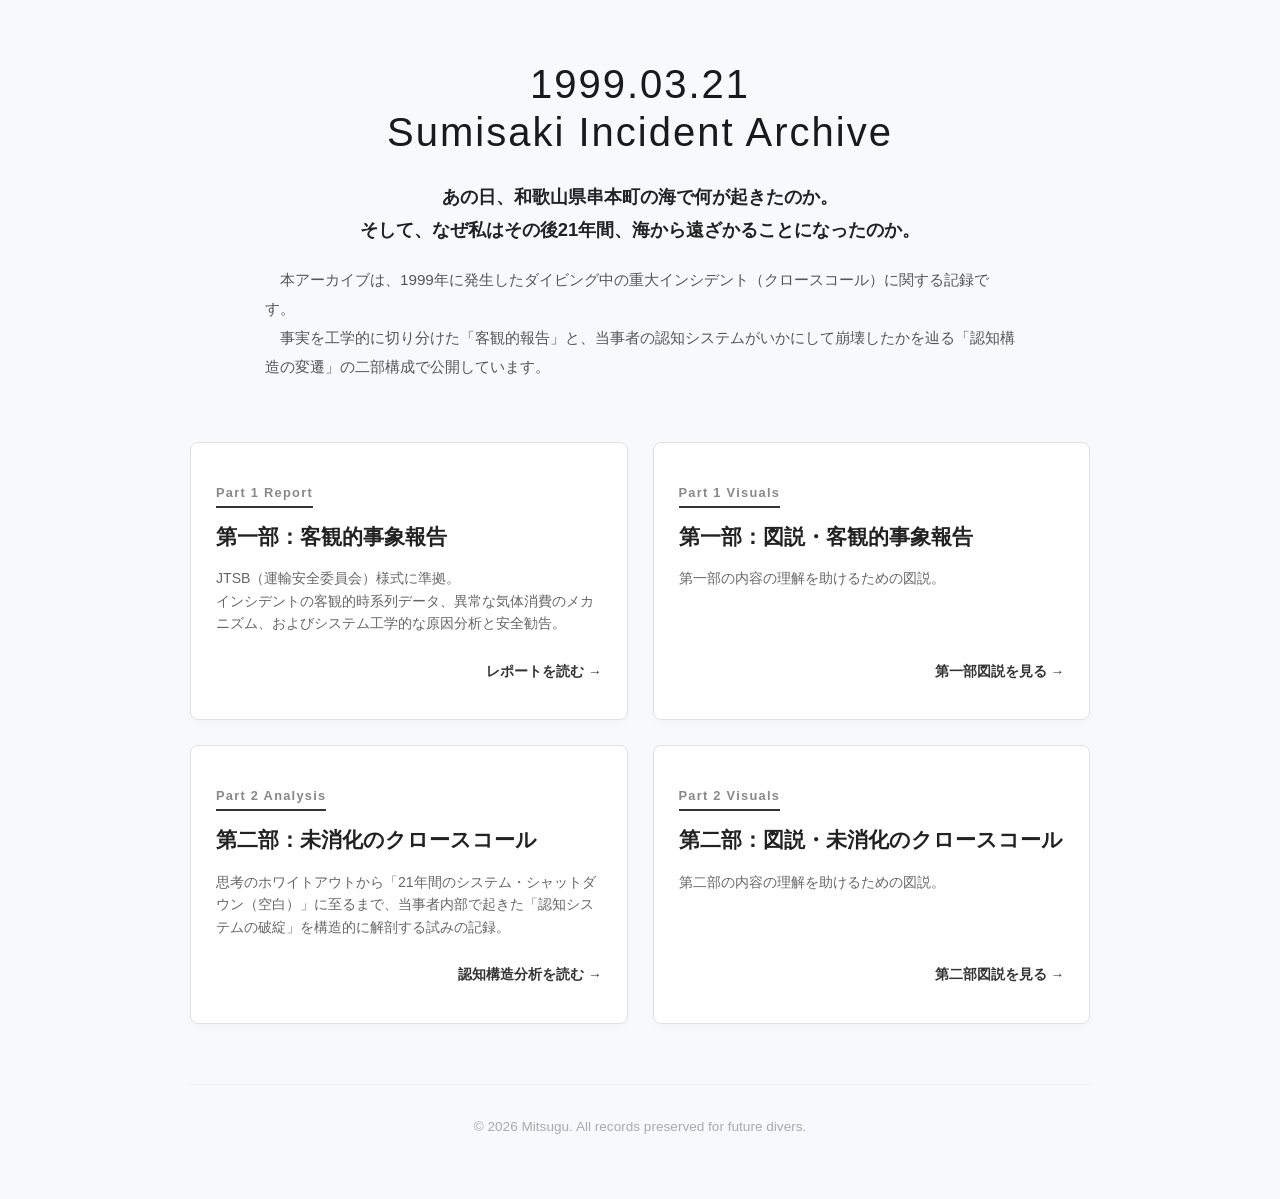
<file: index.html>
<!DOCTYPE html>
<html lang="ja">
<head>
    <meta charset="UTF-8">
    <meta name="viewport" content="width=device-width, initial-scale=1.0">
    <title>1999 住崎インシデント・アーカイブ</title>
    <link rel="stylesheet" href="index.css">
    <script defer src="index.js"></script>
</head>
<body>
    <div class="hub-container">
        <header class="hub-header fade-in">
            <h1>1999.03.21<br>Sumisaki Incident Archive</h1>
            <p class="hub-lead">
                あの日、和歌山県串本町の海で何が起きたのか。<br>
                そして、なぜ私はその後21年間、海から遠ざかることになったのか。
            </p>
            <p class="hub-description">
                　本アーカイブは、1999年に発生したダイビング中の重大インシデント（クロースコール）に関する記録です。<br>
                　事実を工学的に切り分けた「客観的報告」と、当事者の認知システムがいかにして崩壊したかを辿る「認知構造の変遷」の二部構成で公開しています。
            </p>
        </header>

        <main class="hub-nav">
            <a href="part1.html" class="nav-card fade-in delay-1">
                <div class="card-content">
                    <span class="part-label">Part 1 Report</span>
                    <h2>第一部：客観的事象報告</h2>
                    <p>JTSB（運輸安全委員会）様式に準拠。<br>インシデントの客観的時系列データ、異常な気体消費のメカニズム、およびシステム工学的な原因分析と安全勧告。</p>
                </div>
                <div class="card-action">レポートを読む <span>&rarr;</span></div>
            </a>

            <a href="part1-visuals.html" class="nav-card fade-in delay-1">
                <div class="card-content">
                    <span class="part-label">Part 1 Visuals</span>
                    <h2>第一部：図説・客観的事象報告</h2>
                    <p>第一部の内容の理解を助けるための図説。</p>
                </div>
                <div class="card-action">第一部図説を見る <span>&rarr;</span></div>
            </a>

            <a href="part2.html" class="nav-card fade-in delay-2">
                <div class="card-content">
                    <span class="part-label">Part 2 Analysis</span>
                    <h2>第二部：未消化のクロースコール</h2>
                    <p>思考のホワイトアウトから「21年間のシステム・シャットダウン（空白）」に至るまで、当事者内部で起きた「認知システムの破綻」を構造的に解剖する試みの記録。</p>
                </div>
                <div class="card-action">認知構造分析を読む <span>&rarr;</span></div>
            </a>

            <a href="part2-visuals.html" class="nav-card fade-in delay-2">
                <div class="card-content">
                    <span class="part-label">Part 2 Visuals</span>
                    <h2>第二部：図説・未消化のクロースコール</h2>
                    <p>第二部の内容の理解を助けるための図説。</p>
                </div>
                <div class="card-action">第二部図説を見る <span>&rarr;</span></div>
            </a>

			<!--
            <a href="appendix1-visuals.html" class="nav-card fade-in delay-3">
                <div class="card-content">
                    <span class="part-label">Appendix Visuals</span>
                    <h2>付録１：AI との対話履歴図説</h2>
                    <p>本インシデントへの理解に至るまでの AI との対話履歴をビジュアライズしたもの。</p>
                </div>
                <div class="card-action">AI との対話履歴を見る <span>&rarr;</span></div>
            </a>
			-->
        </main>

        <footer class="hub-footer fade-in delay-3">
            <p>&copy; 2026 Mitsugu. All records preserved for future divers.</p>
        </footer>
    </div>
</body>
</html>
</file>
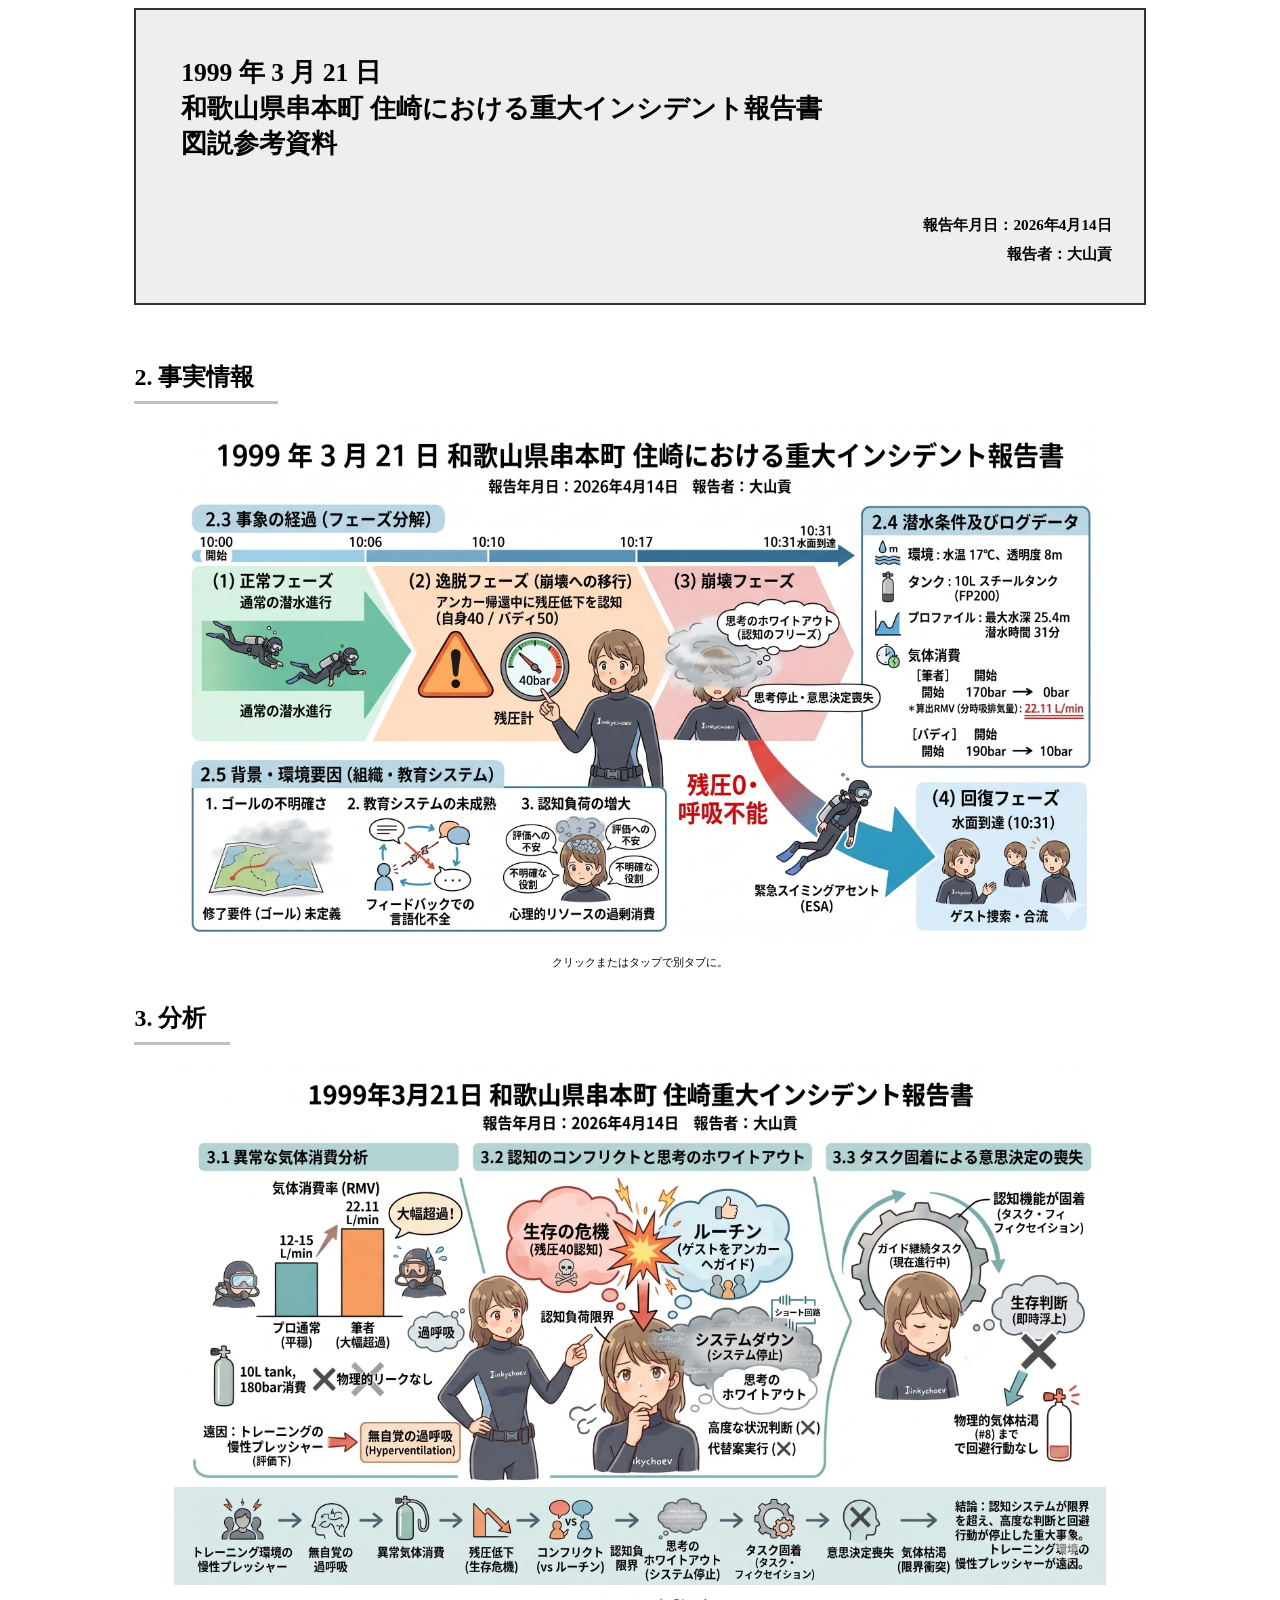
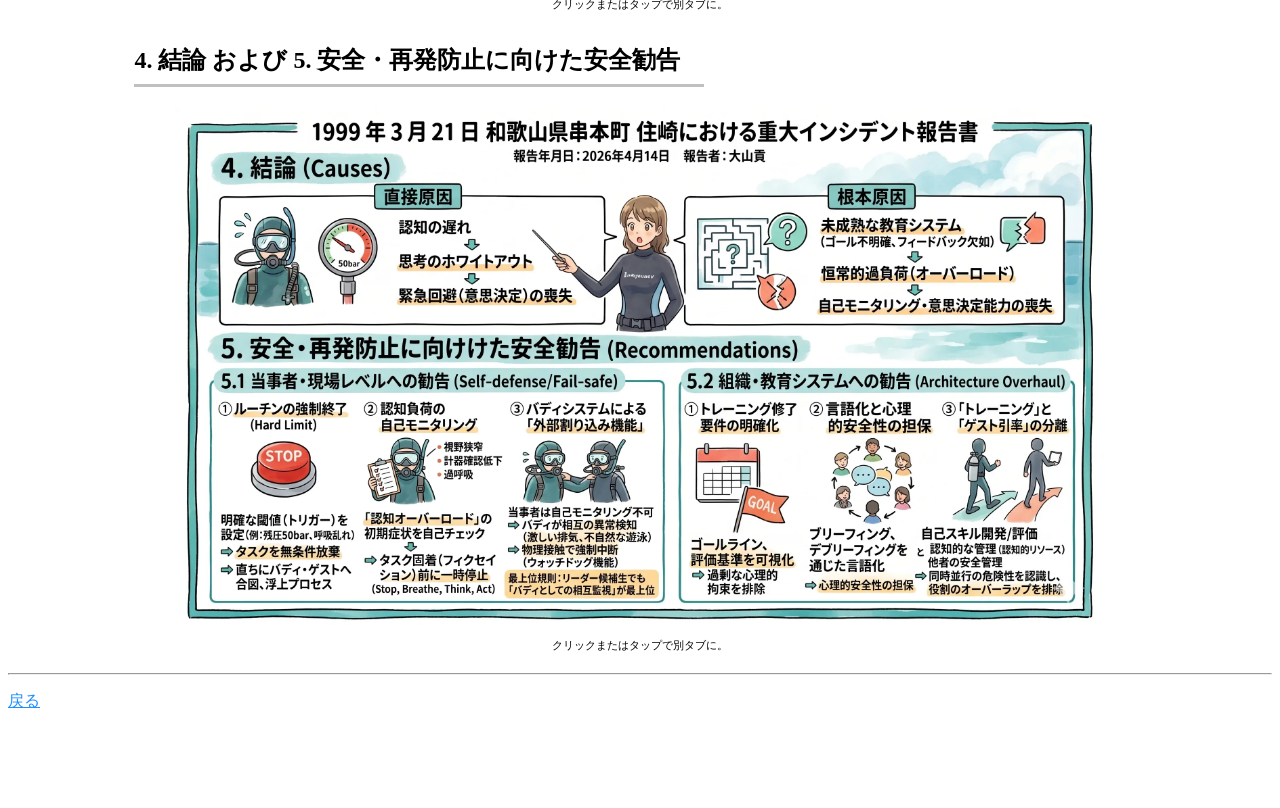
<file: part1-visuals.html>
<!DOCTYPE html>
<html lang="ja">
<head prefix="og: http://ogp.me/ns# fb: http://ogp.me/ns/fb# twitter: http://ogp.me/ns/twitter#">
	<meta charset="UTF-8">
	<title>1999 年 3 月 21 日 和歌山県串本町 住崎における重大インシデント報告書 図説参考資料</title>

	<meta http-equiv="X-UA-Compatible" content="IE=edge">
	<meta name="viewport" content="width=device-width, initial-scale=1.0">
	<meta name="format-detection" content="telephone=no">
	<link rel="canonical" href="https://mitsugu.github.io/sumisaki19990321/">

	<meta name="title" content="1999 年 3 月 21 日 和歌山県串本町 住崎における重大インシデント報告書 図説参考資料">
	<meta name="description" content="1999 年 3 月 21 日 和歌山県串本町 住崎における重大インシデント報告書 図説参考資料">
	<meta name="keywords" content="インシデント, ヒヤリハット, 報告書, レポート, 和歌山県, 串本町, 住崎">

	<meta property="og:type" content="website">
	<meta property="og:title" content="1999 年 3 月 21 日 和歌山県串本町 住崎における重大インシデント報告書 図説参考資料">
	<meta property="og:description" content="1999 年 3 月 21 日 和歌山県串本町 住崎における重大インシデント報告書 図説参考資料">
	<meta property="og:url" content="https://mitsugu.github.io/sumisaki19990321/">
	<meta property="og:site_name" content="1999 年 3 月 21 日 和歌山県串本町 住崎における重大インシデント報告書 図説参考資料">

	<meta property="og:image" content="https://mitsugu.github.io/sumisaki19990321/part1_00.jpg">
	<meta property="og:image:width" content="512">
	<meta property="og:image:height" content="273">
	<meta name="twitter:card" content="summary_large_image" />
	<meta name="twitter:title" content="1999 年 3 月 21 日 和歌山県串本町 住崎における重大インシデント報告書 図説参考資料" />
	<meta name="twitter:description" content="1999 年 3 月 21 日 和歌山県串本町 住崎における重大インシデント報告書 図説参考資料" />
	<meta name="twitter:image" content="https://mitsugu.github.io/likebar/202604/part1_00.jpg" />

	<link rel="stylesheet" type="text/css" href="part1.css">
	<!--
	<script defer src="toggle.js"></script>
	<script defer src="https://cdn.jsdelivr.net/npm/@nikolat/makibishi@0.3.3"></script>
	<script defer src="https://cdn.jsdelivr.net/npm/nostr-zap@1.2.0"></script>
	<script defer src="https://unpkg.com/@popperjs/core@2"></script>
	<script defer src="https://unpkg.com/tippy.js@6"></script>
	<script defer src="../tippy.js"></script>
	<link rel="stylesheet" href="../tippy.css" />

	<link rel="stylesheet" href="../autoslider.css" />
	<script defer src="../autoslider.js"></script>
	<link rel="stylesheet" href="../bubble.css" />
	<link rel="stylesheet" href="../image-unit.css" />
	<script defer src="../image-unit.js"></script>
	<link rel="stylesheet" href="../opal.css" />
	<script defer src="../opal.js"></script>
	<link rel="stylesheet" href="../slider.css" />
	<script defer src="../slider.js"></script>
	<link rel="stylesheet" href="../wrappedmedia.css" />

	<link rel="stylesheet" href="../h5.css" />
	<link rel="stylesheet" href="../h6.css" />
	<link rel="stylesheet" href="../blockquote.css" />
	<style>
		table, th, td {
			border: 1px solid black!important;
		}
		table {
			border-collapse: collapse;
			width: 100%;
			margin-top:3em;
			margin-bottom:3em;
		}
		th, td {
			padding: 8px;
		}
		th {
			background-color:darkgray;
		}
		td {
			text-align:left;
		}
		table tr td:nth-child(2) {
			text-align: center;
		}
	</style>
	-->
</head>
<body>
	<div id="contents">
		<div class="report-title-block">
			<h1>1999 年 3 月 21 日<br>和歌山県串本町 住崎における重大インシデント報告書<br>図説参考資料</h1>
			<div class="report-title-meta">
			    <p>報告年月日：2026年4月14日</p>
			    <p>報告者：大山貢</p>
			</div>
		</div>

		<h2 id="2">2. 事実情報</h2>
		<div class="center">
			<figure class="img-container" data-fullscreen="true">
				<a href="part1_01.webp" target="_blank"><img class="target-img" loading="lazy" width="100%" height="auto" src="part1_01.webp"></a>
				<figcaption>クリックまたはタップで別タブに。</figcaption>
			</figure>
		</div>


		<h2 id="3">3. 分析</h2>
		<div class="center">
			<figure class="img-container" data-fullscreen="true">
				<a href="part1_02.webp" target="_blank"><img class="target-img" loading="lazy" width="100%" height="auto" src="part1_02.webp"></a>
				<figcaption>クリックまたはタップで別タブに。</figcaption>
			</figure>
		</div>

		<h2 id="4">4. 結論 および 5. 安全・再発防止に向けた安全勧告</h2>
		<div class="center">
			<figure class="img-container" data-fullscreen="true">
				<a href="part1_03.webp" target="_blank"><img class="target-img" loading="lazy" width="100%" height="auto" src="part1_03.webp"></a>
				<figcaption>クリックまたはタップで別タブに。</figcaption>
			</figure>
		</div>
	</div>
	<hr>
	<p class="no-indent"><a href="index.html">戻る</a></p>
</body>
</html>
<!--
vim: ts=2 sw=2 noet
-->
</file>
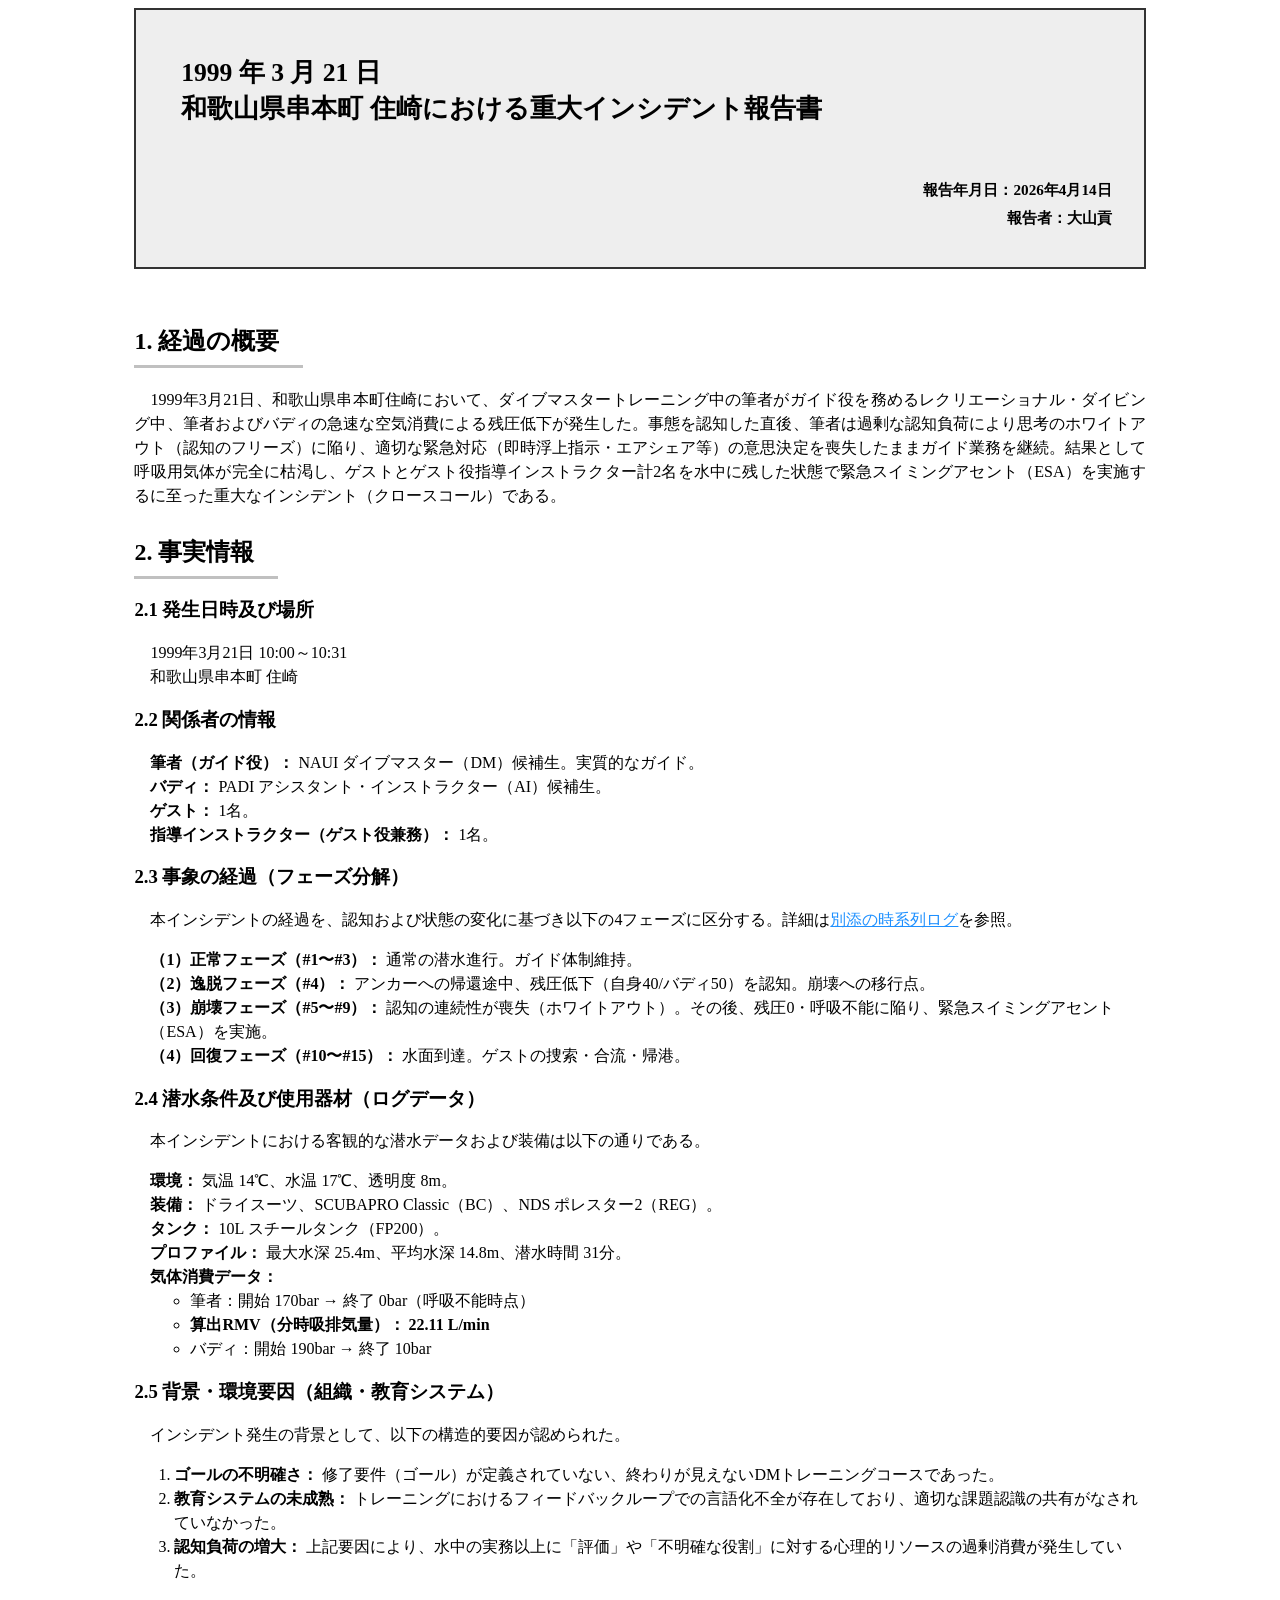
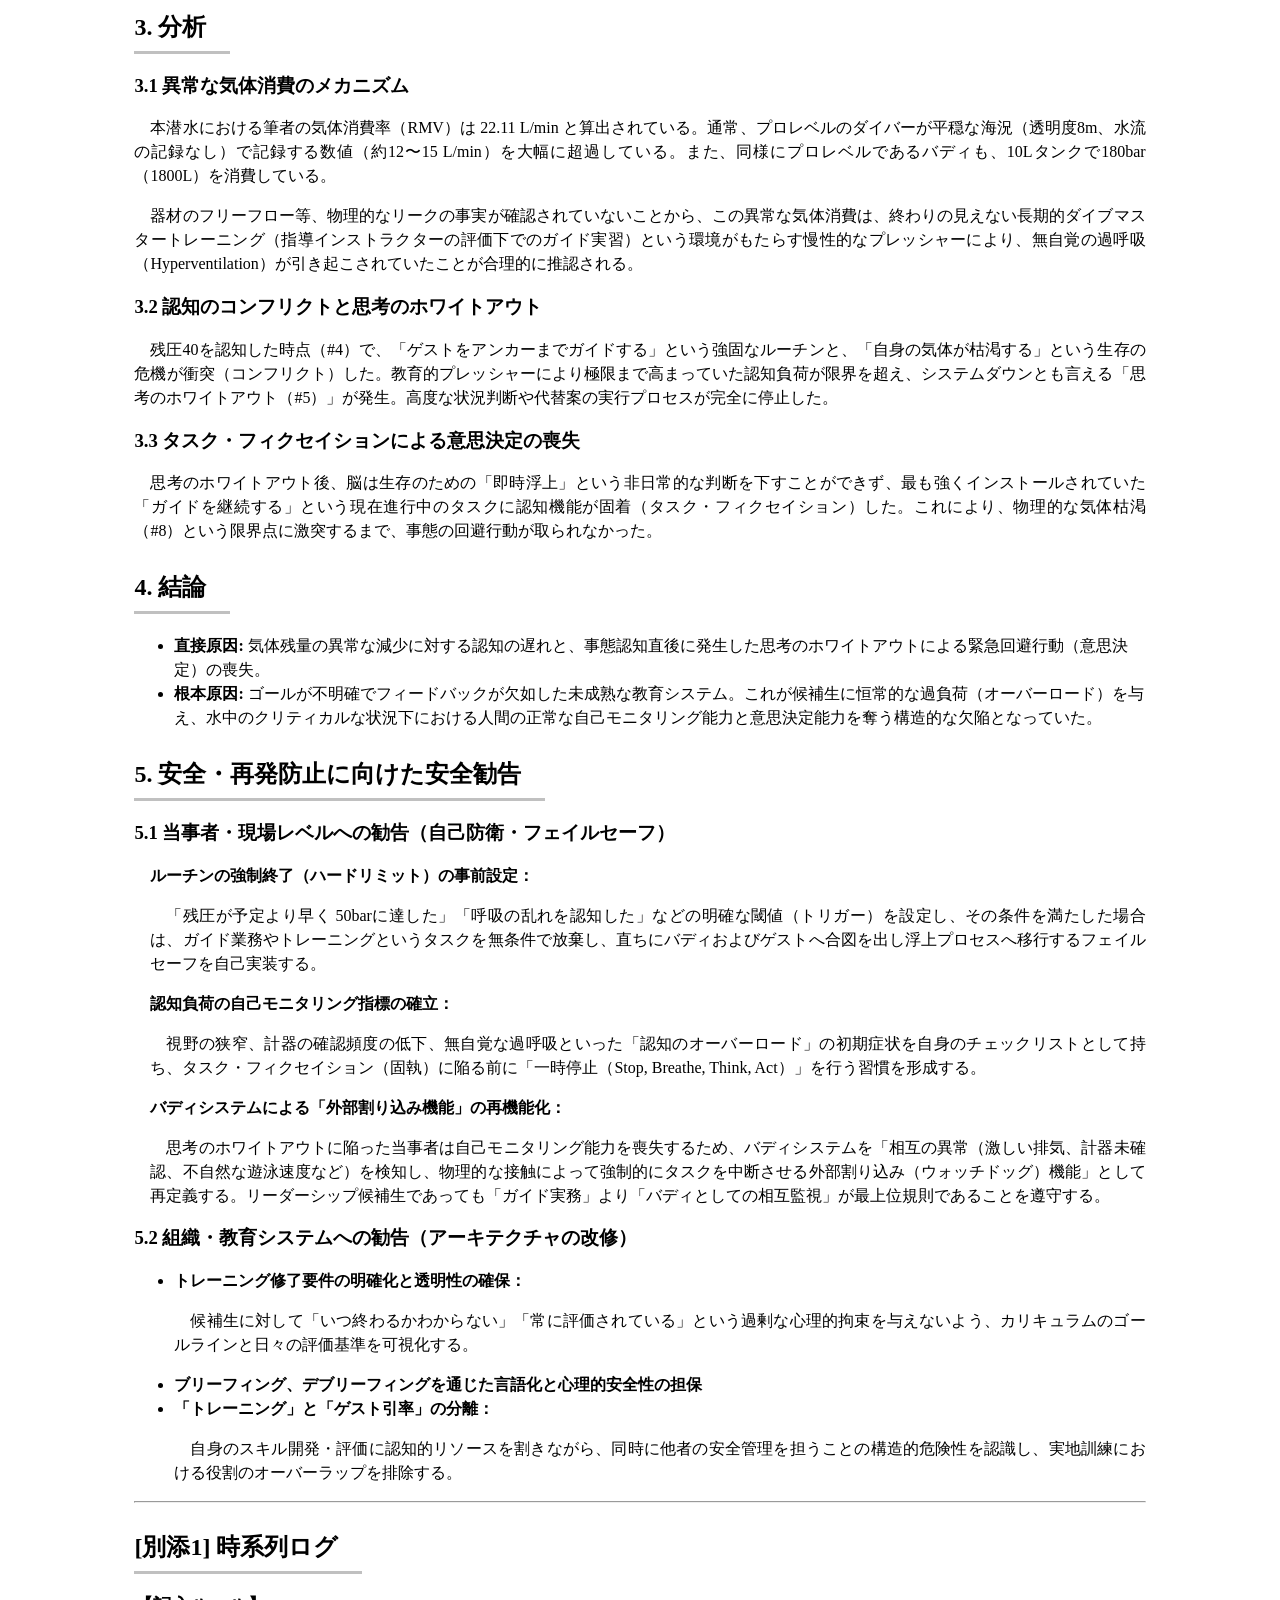
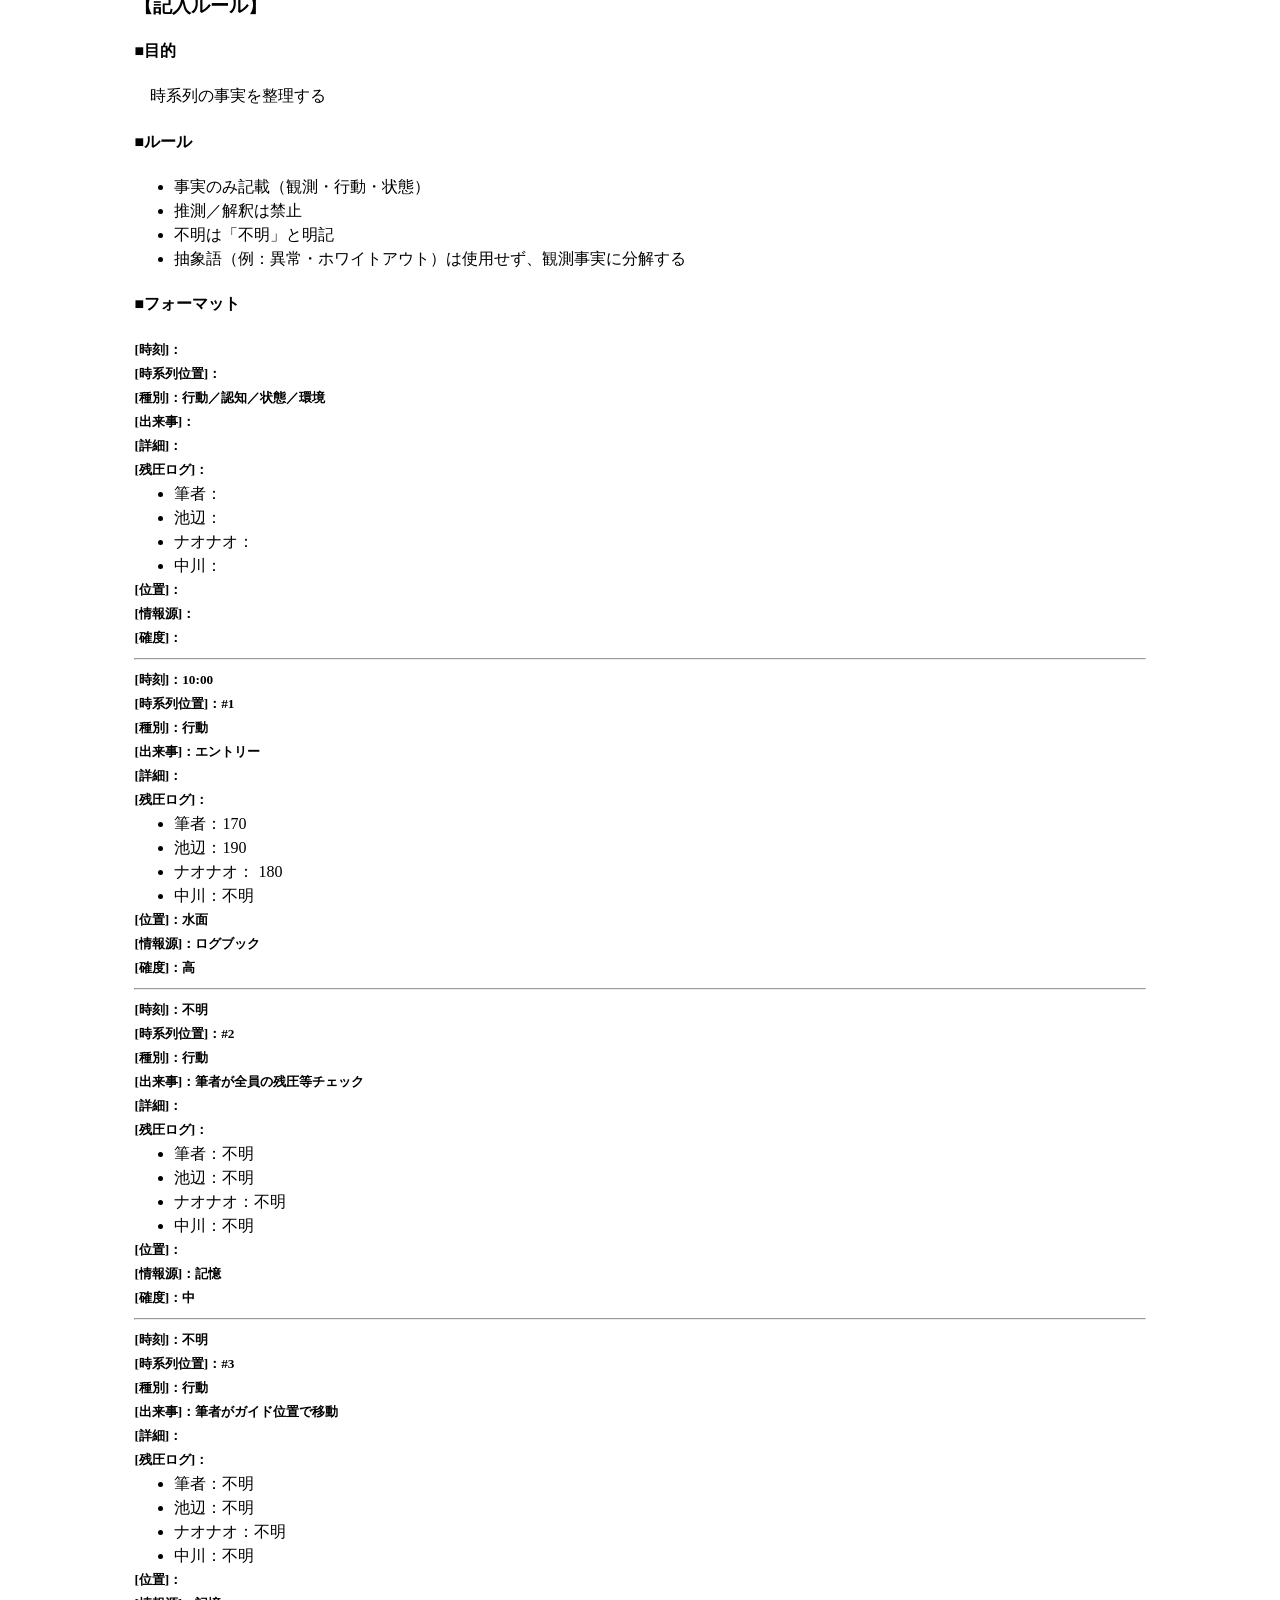
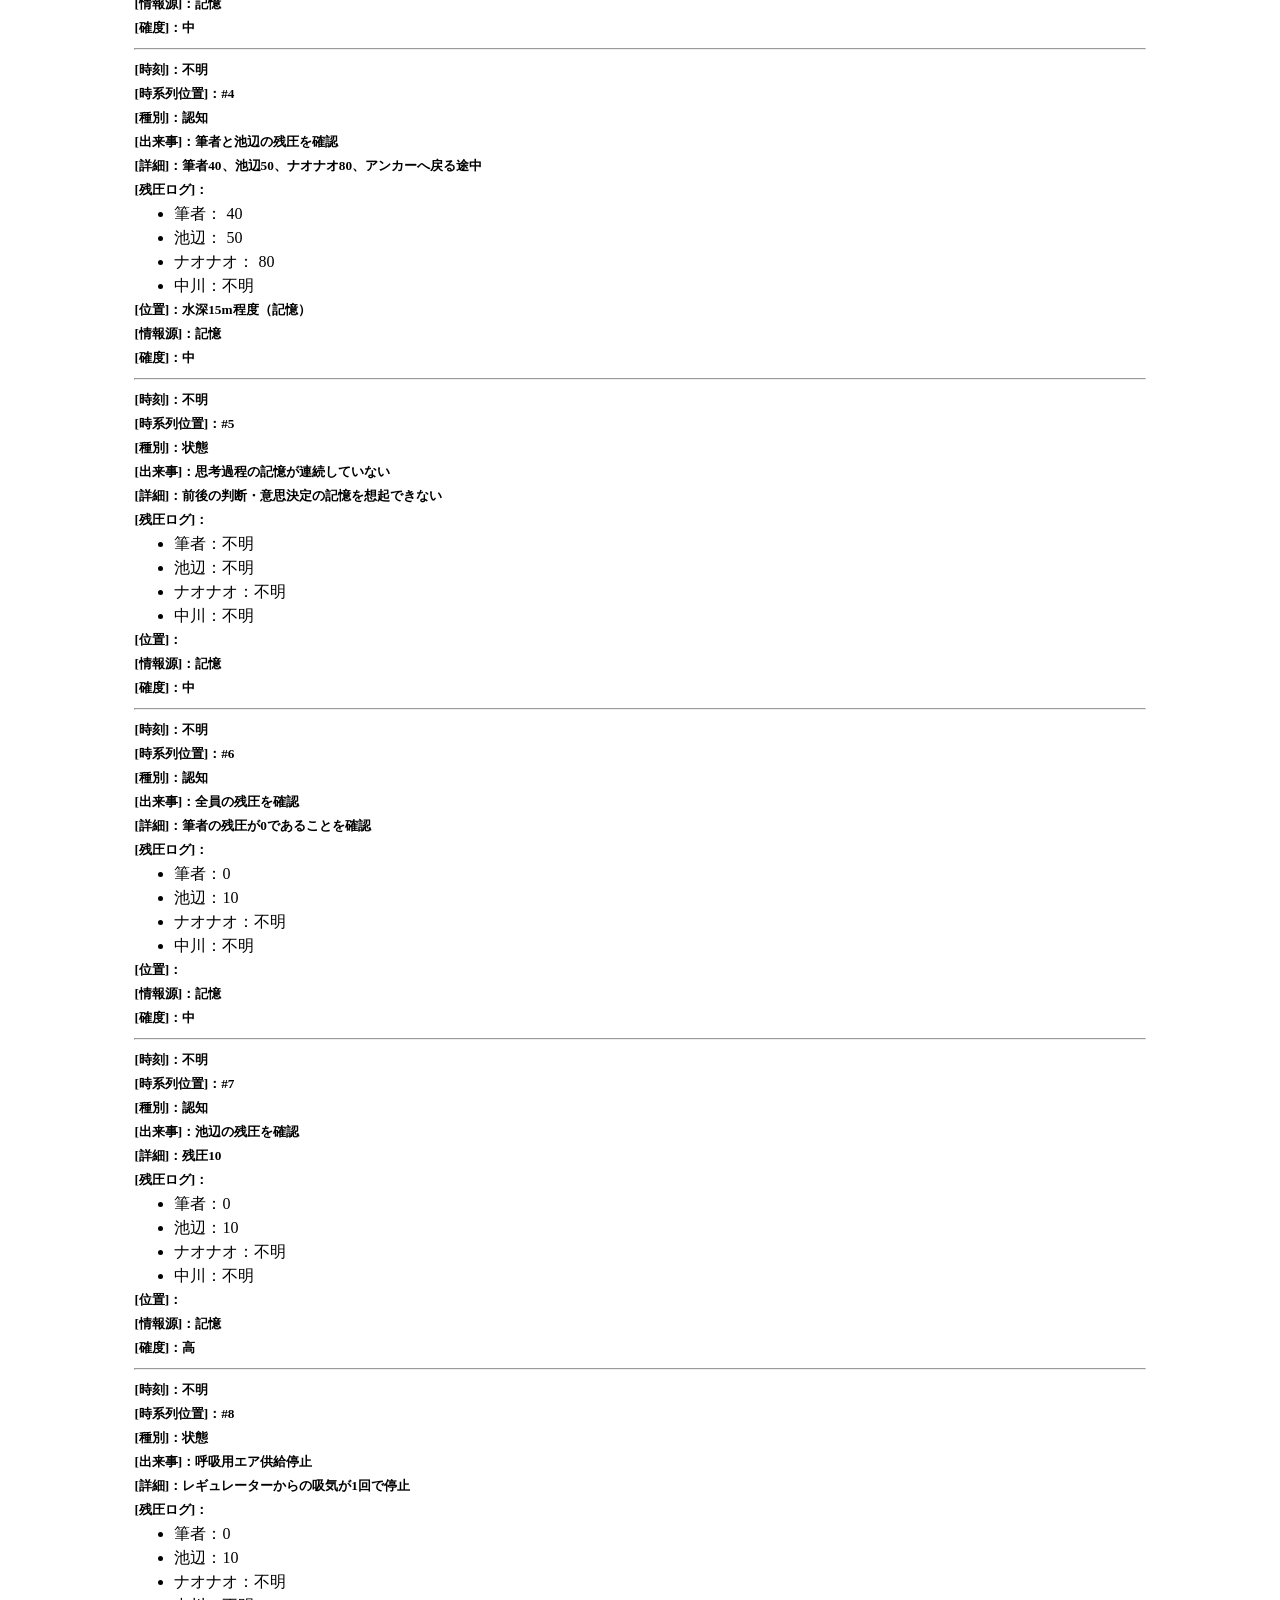
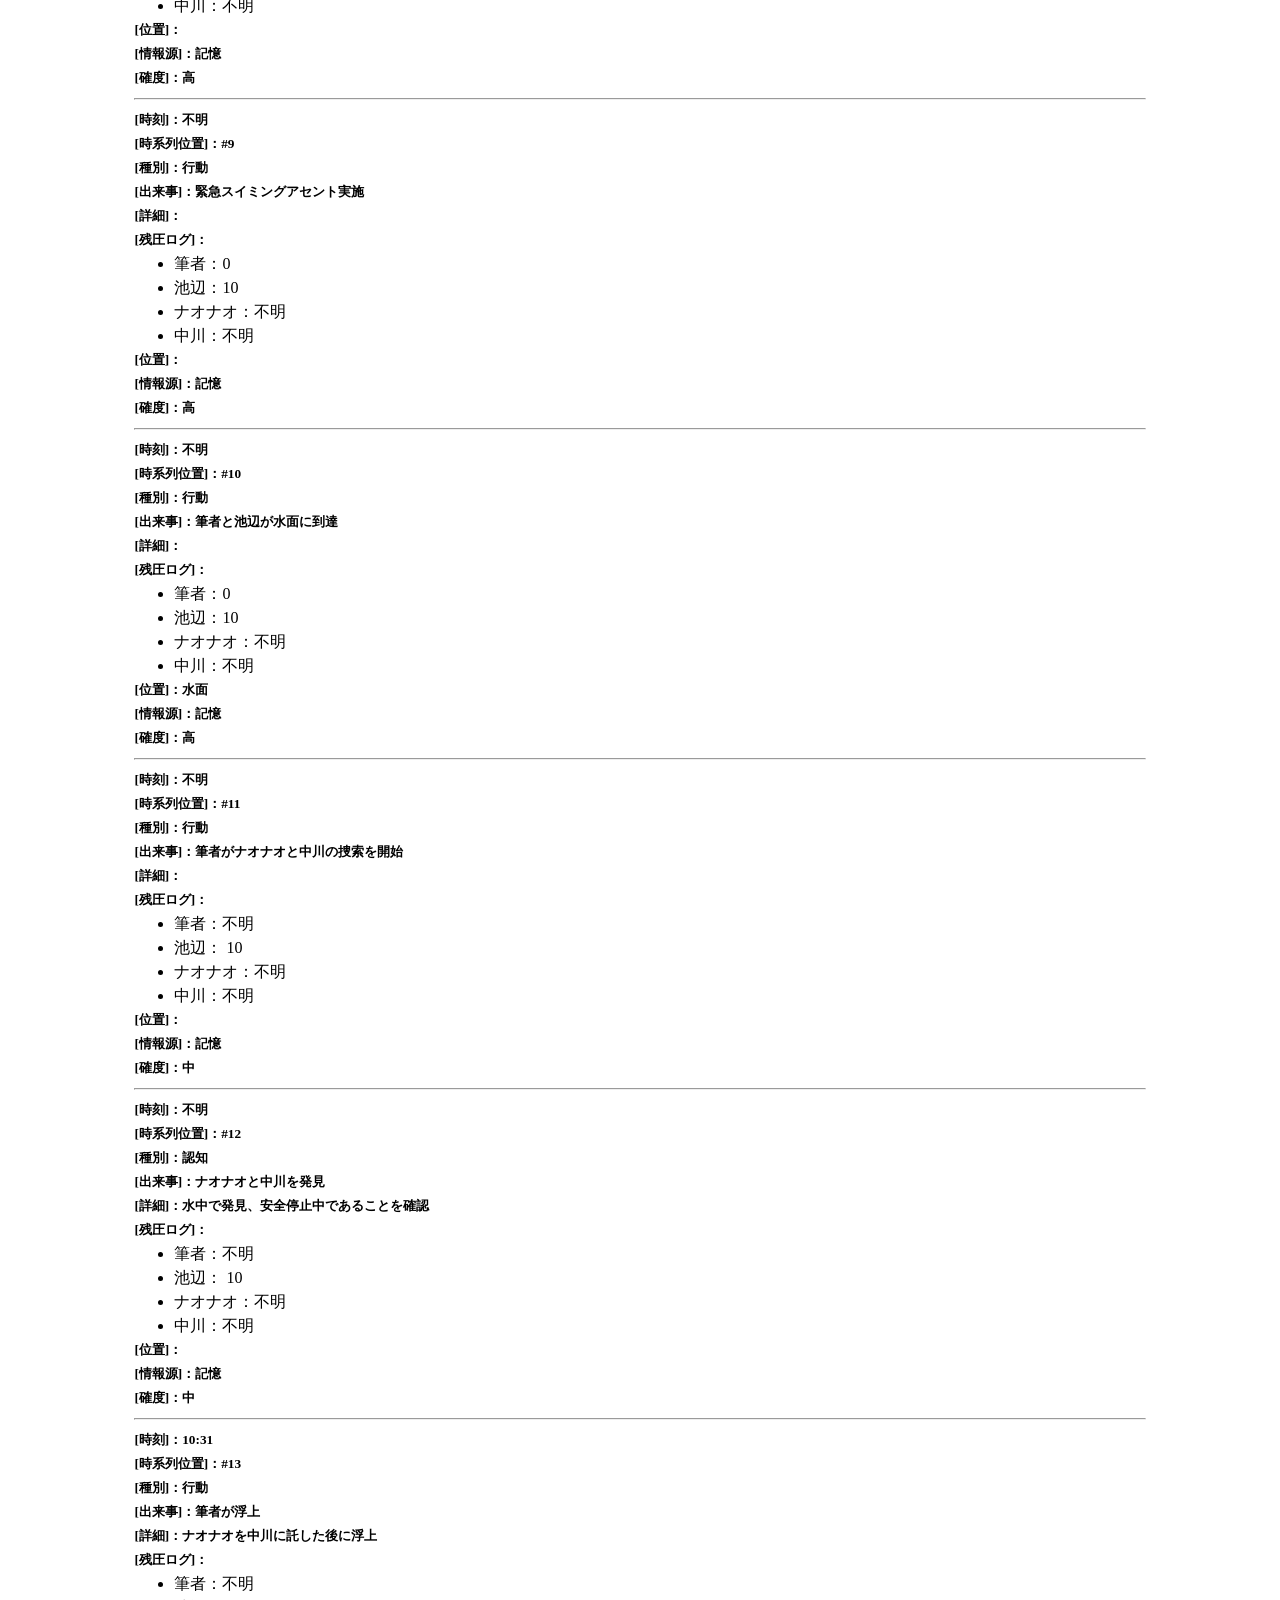
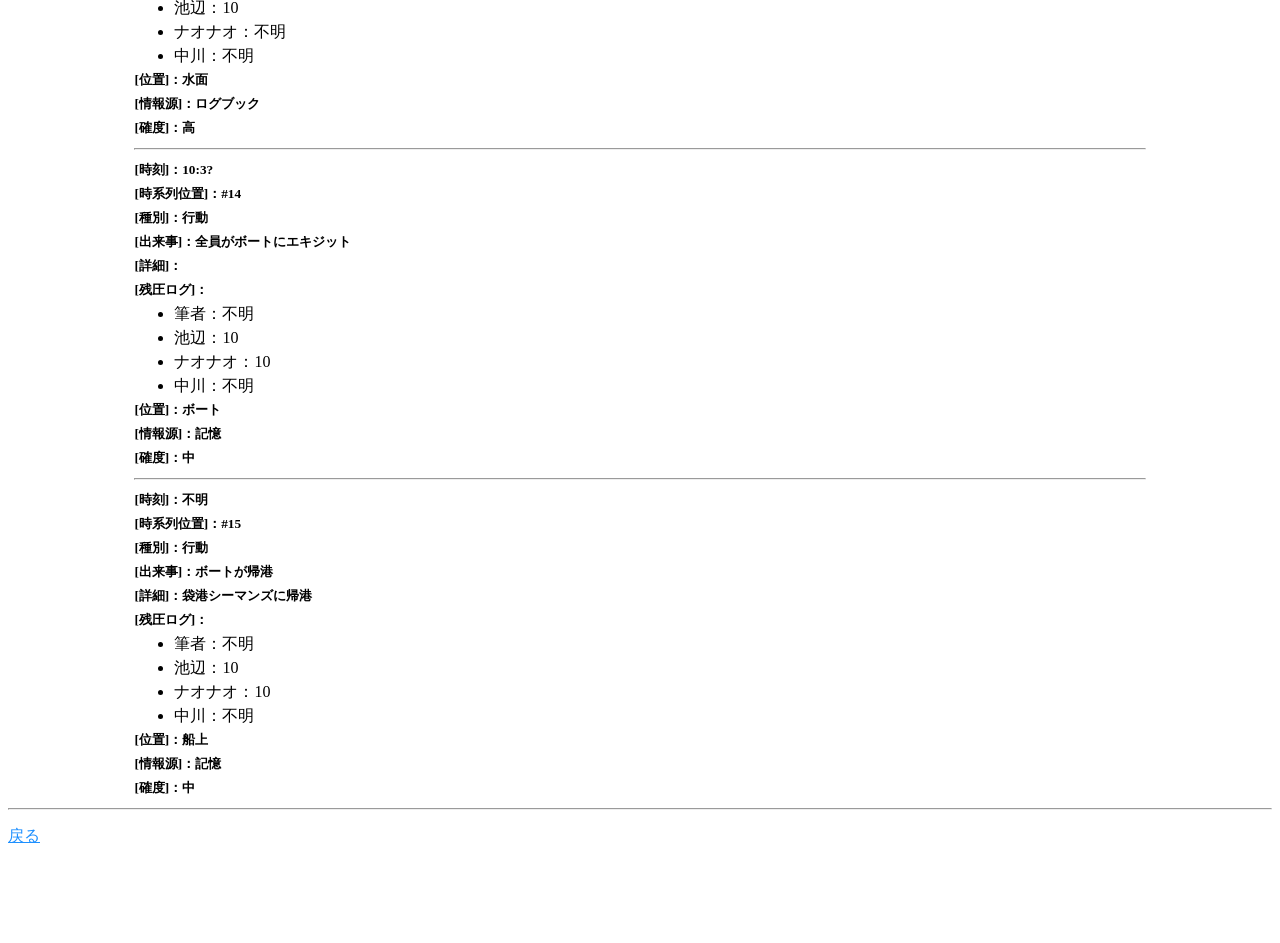
<file: part1.html>
<!DOCTYPE html>
<html lang="ja">
<head prefix="og: http://ogp.me/ns# fb: http://ogp.me/ns/fb# twitter: http://ogp.me/ns/twitter#">
	<meta charset="UTF-8">
	<title>1999 年 3 月 21 日 和歌山県串本町 住崎における重大インシデント報告書</title>

	<meta http-equiv="X-UA-Compatible" content="IE=edge">
	<meta name="viewport" content="width=device-width, initial-scale=1.0">
	<meta name="format-detection" content="telephone=no">
	<link rel="canonical" href="https://mitsugu.github.io/sumisaki19990321/">

	<meta name="title" content="1999 年 3 月 21 日 和歌山県串本町 住崎における重大インシデント報告書">
	<meta name="description" content="1999 年 3 月 21 日 和歌山県串本町 住崎における重大インシデント報告書">
	<meta name="keywords" content="インシデント, ヒヤリハット, 報告書, レポート, 和歌山県, 串本町, 住崎">

	<meta property="og:type" content="website">
	<meta property="og:title" content="1999 年 3 月 21 日 和歌山県串本町 住崎における重大インシデント報告書">
	<meta property="og:description" content="1999 年 3 月 21 日 和歌山県串本町 住崎における重大インシデント報告書">
	<meta property="og:url" content="https://mitsugu.github.io/sumisaki19990321/">
	<meta property="og:site_name" content="1999 年 3 月 21 日 和歌山県串本町 住崎における重大インシデント報告書">

	<!--
	<meta property="og:image" content="https://mitsugu.github.io/sumisaki19990321/">
	<meta property="og:image:width" content="512">
	<meta property="og:image:height" content="273">
	-->
	<meta name="twitter:card" content="summary_large_image" />
	<meta name="twitter:title" content="1999 年 3 月 21 日 和歌山県串本町 住崎における重大インシデント報告書" />
	<meta name="twitter:description" content="1999 年 3 月 21 日 和歌山県串本町 住崎における重大インシデント報告書" />
	<!--
	<meta name="twitter:image" content="https://mitsugu.github.io/likebar/202604/fig2026040901.jpg" />
	-->

	<link rel="stylesheet" type="text/css" href="part1.css">
	<!--
	<script defer src="toggle.js"></script>
	<script defer src="https://cdn.jsdelivr.net/npm/@nikolat/makibishi@0.3.3"></script>
	<script defer src="https://cdn.jsdelivr.net/npm/nostr-zap@1.2.0"></script>
	<script defer src="https://unpkg.com/@popperjs/core@2"></script>
	<script defer src="https://unpkg.com/tippy.js@6"></script>
	<script defer src="../tippy.js"></script>
	<link rel="stylesheet" href="../tippy.css" />

	<link rel="stylesheet" href="../autoslider.css" />
	<script defer src="../autoslider.js"></script>
	<link rel="stylesheet" href="../bubble.css" />
	<link rel="stylesheet" href="../image-unit.css" />
	<script defer src="../image-unit.js"></script>
	<link rel="stylesheet" href="../opal.css" />
	<script defer src="../opal.js"></script>
	<link rel="stylesheet" href="../slider.css" />
	<script defer src="../slider.js"></script>
	<link rel="stylesheet" href="../wrappedmedia.css" />

	<link rel="stylesheet" href="../h5.css" />
	<link rel="stylesheet" href="../h6.css" />
	<link rel="stylesheet" href="../blockquote.css" />
	<style>
		table, th, td {
			border: 1px solid black!important;
		}
		table {
			border-collapse: collapse;
			width: 100%;
			margin-top:3em;
			margin-bottom:3em;
		}
		th, td {
			padding: 8px;
		}
		th {
			background-color:darkgray;
		}
		td {
			text-align:left;
		}
		table tr td:nth-child(2) {
			text-align: center;
		}
	</style>
	-->
</head>
<body>
	<div id="contents">
		<div class="report-title-block">
			<h1>1999 年 3 月 21 日<br>和歌山県串本町 住崎における重大インシデント報告書</h1>
			<div class="report-title-meta">
			    <p>報告年月日：2026年4月14日</p>
			    <p>報告者：大山貢</p>
			</div>
		</div>
		<h2 id="1">1. 経過の概要</h2>
		<p>1999年3月21日、和歌山県串本町住崎において、ダイブマスタートレーニング中の筆者がガイド役を務めるレクリエーショナル・ダイビング中、筆者およびバディの急速な空気消費による残圧低下が発生した。事態を認知した直後、筆者は過剰な認知負荷により思考のホワイトアウト（認知のフリーズ）に陥り、適切な緊急対応（即時浮上指示・エアシェア等）の意思決定を喪失したままガイド業務を継続。結果として呼吸用気体が完全に枯渇し、ゲストとゲスト役指導インストラクター計2名を水中に残した状態で緊急スイミングアセント（ESA）を実施するに至った重大なインシデント（クロースコール）である。</p>

		<h2 id="2">2. 事実情報</h2>

		<h3 id="2_1">2.1 発生日時及び場所</h3>
		<ul class="nomark">
		<li>1999年3月21日 10:00～10:31</li>
		<li>和歌山県串本町 住崎</li>
		</ul>

		<h3 id="2_2">2.2 関係者の情報</h3>
		<ul class="nomark">
		<li><b>筆者（ガイド役）：</b> NAUI ダイブマスター（DM）候補生。実質的なガイド。</li>
		<li><b>バディ：</b> PADI アシスタント・インストラクター（AI）候補生。</li>
		<li><b>ゲスト：</b> 1名。</li>
		<li><b>指導インストラクター（ゲスト役兼務）：</b> 1名。</li>
		</ul>

		<h3 id="2_3">2.3 事象の経過（フェーズ分解）</h3>
		<p>本インシデントの経過を、認知および状態の変化に基づき以下の4フェーズに区分する。詳細は<a href="#appendix1">別添の時系列ログ</a>を参照。</p>
		<ul class="nomark">
		<li><b>（1）正常フェーズ（#1〜#3）：</b> 通常の潜水進行。ガイド体制維持。</li>
		<li><b>（2）逸脱フェーズ（#4）：</b> アンカーへの帰還途中、残圧低下（自身40/バディ50）を認知。崩壊への移行点。</li>
		<li><b>（3）崩壊フェーズ（#5〜#9）：</b> 認知の連続性が喪失（ホワイトアウト）。その後、残圧0・呼吸不能に陥り、緊急スイミングアセント（ESA）を実施。</li>
		<li><b>（4）回復フェーズ（#10〜#15）：</b> 水面到達。ゲストの捜索・合流・帰港。</li>
		</ul>

		<h3 id="2_4">2.4 潜水条件及び使用器材（ログデータ）</h3>
		<p>本インシデントにおける客観的な潜水データおよび装備は以下の通りである。</p>
		<ul class="nomark">
		<li><b>環境：</b> 気温 14℃、水温 17℃、透明度 8m。</li>
		<li><b>装備：</b> ドライスーツ、SCUBAPRO Classic（BC）、NDS ポレスター2（REG）。</li>
		<li><b>タンク：</b> 10L スチールタンク（FP200）。</li>
		<li><b>プロファイル：</b> 最大水深 25.4m、平均水深 14.8m、潜水時間 31分。</li>
		<li><b>気体消費データ：</b>
			<ul>
			<li>筆者：開始 170bar → 終了 0bar（呼吸不能時点）</li>
			<li><b>算出RMV（分時吸排気量）： 22.11 L/min</b></li>
			<li>バディ：開始 190bar → 終了 10bar</li>
			</ul>
		</li>
		</ul>

		<h3 id="2_5">2.5 背景・環境要因（組織・教育システム）</h3>
		<p>インシデント発生の背景として、以下の構造的要因が認められた。</p>
		<ol>
		<li><b>ゴールの不明確さ：</b> 修了要件（ゴール）が定義されていない、終わりが見えないDMトレーニングコースであった。
		<li><b>教育システムの未成熟：</b> トレーニングにおけるフィードバックループでの言語化不全が存在しており、適切な課題認識の共有がなされていなかった。
		<li><b>認知負荷の増大：</b> 上記要因により、水中の実務以上に「評価」や「不明確な役割」に対する心理的リソースの過剰消費が発生していた。
		</ol>

		<h2 id="3">3. 分析</h2>
		<h3 id="3_1">3.1 異常な気体消費のメカニズム</h3>
		<p>本潜水における筆者の気体消費率（RMV）は 22.11 L/min と算出されている。通常、プロレベルのダイバーが平穏な海況（透明度8m、水流の記録なし）で記録する数値（約12〜15 L/min）を大幅に超過している。また、同様にプロレベルであるバディも、10Lタンクで180bar（1800L）を消費している。</p>
		<p>器材のフリーフロー等、物理的なリークの事実が確認されていないことから、この異常な気体消費は、終わりの見えない長期的ダイブマスタートレーニング（指導インストラクターの評価下でのガイド実習）という環境がもたらす慢性的なプレッシャーにより、無自覚の過呼吸（Hyperventilation）が引き起こされていたことが合理的に推認される。</p>

		<h3 id="3_2">3.2 認知のコンフリクトと思考のホワイトアウト</h3>
		<p>残圧40を認知した時点（#4）で、「ゲストをアンカーまでガイドする」という強固なルーチンと、「自身の気体が枯渇する」という生存の危機が衝突（コンフリクト）した。教育的プレッシャーにより極限まで高まっていた認知負荷が限界を超え、システムダウンとも言える「思考のホワイトアウト（#5）」が発生。高度な状況判断や代替案の実行プロセスが完全に停止した。</p>

		<h3 id="3_3">3.3 	タスク・フィクセイションによる意思決定の喪失</h3>
		<p>思考のホワイトアウト後、脳は生存のための「即時浮上」という非日常的な判断を下すことができず、最も強くインストールされていた「ガイドを継続する」という現在進行中のタスクに認知機能が固着（タスク・フィクセイション）した。これにより、物理的な気体枯渇（#8）という限界点に激突するまで、事態の回避行動が取られなかった。</p>

		<!-- 不確定なのでコメントアウト
		<h3 id="3_4">3.4 生理学的要因：迷走神経反射および低炭酸ガス血症による前頭葉の機能停止</h3>
		<p>思考のホワイトアウト（#5）が発生した生理学的メカニズムとして、極度の認知的プレッシャーとドライスーツのネックシールによる頸部圧迫が複合し、軽度の迷走神経反射（前失神状態）が誘発されていた可能性が高い。</p>
		<p>さらに、RMV 22.11に達する過呼吸がもたらす低炭酸ガス血症（Hypocapnia）による脳血管の収縮が重なり、脳への血流・酸素供給が急激に低下した。これにより、高度な意思決定やイレギュラー対応を司る前頭葉の機能がシャットダウン（省電力化）され、最も深くインストールされていた「ガイドの継続」というルーチン機能のみが自律的に稼働し続けるタスク・フィクセイション状態へと移行したと推認される。</p>
		-->

		<h2 id="4">4. 結論</h2>
		<ul>
    <li><b>直接原因:</b> 気体残量の異常な減少に対する認知の遅れと、事態認知直後に発生した思考のホワイトアウトによる緊急回避行動（意思決定）の喪失。</li>
    <li><b>根本原因:</b> ゴールが不明確でフィードバックが欠如した未成熟な教育システム。これが候補生に恒常的な過負荷（オーバーロード）を与え、水中のクリティカルな状況下における人間の正常な自己モニタリング能力と意思決定能力を奪う構造的な欠陥となっていた。</li>
		</ul>

		<h2 id="5">5. 安全・再発防止に向けた安全勧告</h2>
		<h3 id="5_1">5.1 当事者・現場レベルへの勧告（自己防衛・フェイルセーフ）</h3>
		<ul class="nomark">
    <li><b>ルーチンの強制終了（ハードリミット）の事前設定：</b>
			<p class="no-mark">「残圧が予定より早く 50barに達した」「呼吸の乱れを認知した」などの明確な閾値（トリガー）を設定し、その条件を満たした場合は、ガイド業務やトレーニングというタスクを無条件で放棄し、直ちにバディおよびゲストへ合図を出し浮上プロセスへ移行するフェイルセーフを自己実装する。</p>
		</li>
    <li><b>認知負荷の自己モニタリング指標の確立：</b>
			<p>視野の狭窄、計器の確認頻度の低下、無自覚な過呼吸といった「認知のオーバーロード」の初期症状を自身のチェックリストとして持ち、タスク・フィクセイション（固執）に陥る前に「一時停止（Stop, Breathe, Think, Act）」を行う習慣を形成する。</p>
		</li>
		<li><b>バディシステムによる「外部割り込み機能」の再機能化：</b>
			<p>思考のホワイトアウトに陥った当事者は自己モニタリング能力を喪失するため、バディシステムを「相互の異常（激しい排気、計器未確認、不自然な遊泳速度など）を検知し、物理的な接触によって強制的にタスクを中断させる外部割り込み（ウォッチドッグ）機能」として再定義する。リーダーシップ候補生であっても「ガイド実務」より「バディとしての相互監視」が最上位規則であることを遵守する。</p>
        </li>
		</ul>

		<h3 id="5_2">5.2 組織・教育システムへの勧告（アーキテクチャの改修）</h3>
		<ul>
    <li><b>トレーニング修了要件の明確化と透明性の確保：</b>
			<p>候補生に対して「いつ終わるかわからない」「常に評価されている」という過剰な心理的拘束を与えないよう、カリキュラムのゴールラインと日々の評価基準を可視化する。</p>
		</li>
    <li><b>ブリーフィング、デブリーフィングを通じた言語化と心理的安全性の担保</b></li>
    <li><b>「トレーニング」と「ゲスト引率」の分離：</b>
			<p>自身のスキル開発・評価に認知的リソースを割きながら、同時に他者の安全管理を担うことの構造的危険性を認識し、実地訓練における役割のオーバーラップを排除する。</p>
		</li>
		</ul>
		<hr>
		<h2 id="appendix1"class="page-break">[別添1] 時系列ログ</h2>
		<h3>【記入ルール】</h3>
		<h4>■目的</h4>
		<p>時系列の事実を整理する<p>

		<h4>■ルール</h4>
		<ul>
		<li>事実のみ記載（観測・行動・状態）</li>
		<li>推測／解釈は禁止</li>
		<li>不明は「不明」と明記</li>
		<li>抽象語（例：異常・ホワイトアウト）は使用せず、観測事実に分解する</li>
		</ul>

		<h4>■フォーマット</h4>
		<h5>[時刻]：</h5>
		<h5>[時系列位置]：</h5>
		<h5>[種別]：行動／認知／状態／環境</h5>
		<h5>[出来事]：</h5>
		<h5>[詳細]：</h5>
		<h5>[残圧ログ]：</h5>
		<ul>
		<li>筆者：</li>
		<li>池辺：</li>
		<li>ナオナオ：</li>
		<li>中川：</li>
		</ul>
		<h5>[位置]：</h5>
		<h5>[情報源]：</h5>
		<h5>[確度]：</h5>
		<hr>
		<h5>[時刻]：10:00</h5>
		<h5>[時系列位置]：#1</h5>
		<h5>[種別]：行動</h5>
		<h5>[出来事]：エントリー</h5>
		<h5>[詳細]：</h5>
		<h5>[残圧ログ]：</h5>
		<ul>
		<li>筆者：170</li>
		<li>池辺：190</li>
		<li>ナオナオ： 180</li>
		<li>中川：不明</li>
		</ul>
		<h5>[位置]：水面</h5>
		<h5>[情報源]：ログブック</h5>
		<h5>[確度]：高</h5>

		<hr>

		<h5>[時刻]：不明</h5>
		<h5>[時系列位置]：#2</h5>
		<h5>[種別]：行動</h5>
		<h5>[出来事]：筆者が全員の残圧等チェック</h5>
		<h5>[詳細]：</h5>
		<h5>[残圧ログ]：</h5>
		<ul>
		<li>筆者：不明</li>
		<li>池辺：不明</li>
		<li>ナオナオ：不明</li>
		<li>中川：不明</li>
		</ul>
		<h5>[位置]：</h5>
		<h5>[情報源]：記憶</h5>
		<h5>[確度]：中</h5>

		<hr>

		<h5>[時刻]：不明</h5>
		<h5>[時系列位置]：#3</h5>
		<h5>[種別]：行動</h5>
		<h5>[出来事]：筆者がガイド位置で移動</h5>
		<h5>[詳細]：</h5>
		<h5>[残圧ログ]：</h5>
		<ul>
		<li>筆者：不明</li>
		<li>池辺：不明</li>
		<li>ナオナオ：不明</li>
		<li>中川：不明</li>
		</ul>
		<h5>[位置]：</h5>
		<h5>[情報源]：記憶</h5>
		<h5>[確度]：中</h5>

		<hr>

		<h5>[時刻]：不明</h5>
		<h5>[時系列位置]：#4</h5>
		<h5>[種別]：認知</h5>
		<h5>[出来事]：筆者と池辺の残圧を確認</h5>
		<h5>[詳細]：筆者40、池辺50、ナオナオ80、アンカーへ戻る途中</h5>
		<h5>[残圧ログ]：</h5>
		<ul>
		<li>筆者： 40</li>
		<li>池辺： 50</li>
		<li>ナオナオ： 80</li>
		<li>中川：不明</li>
		</ul>
		<h5>[位置]：水深15m程度（記憶）</h5>
		<h5>[情報源]：記憶</h5>
		<h5>[確度]：中</h5>

		<hr>

		<h5>[時刻]：不明</h5>
		<h5>[時系列位置]：#5</h5>
		<h5>[種別]：状態</h5>
		<h5>[出来事]：思考過程の記憶が連続していない</h5>
		<h5>[詳細]：前後の判断・意思決定の記憶を想起できない</h5>
		<h5>[残圧ログ]：</h5>
		<ul>
		<li>筆者：不明</li>
		<li>池辺：不明</li>
		<li>ナオナオ：不明</li>
		<li>中川：不明</li>
		</ul>
		<h5>[位置]：</h5>
		<h5>[情報源]：記憶</h5>
		<h5>[確度]：中</h5>

		<hr>

		<h5>[時刻]：不明</h5>
		<h5>[時系列位置]：#6</h5>
		<h5>[種別]：認知</h5>
		<h5>[出来事]：全員の残圧を確認</h5>
		<h5>[詳細]：筆者の残圧が0であることを確認</h5>
		<h5>[残圧ログ]：</h5>
		<ul>
		<li>筆者：0</li>
		<li>池辺：10</li>
		<li>ナオナオ：不明</li>
		<li>中川：不明</li>
		</ul>
		<h5>[位置]：</h5>
		<h5>[情報源]：記憶</h5>
		<h5>[確度]：中</h5>

		<hr>

		<h5>[時刻]：不明</h5>
		<h5>[時系列位置]：#7</h5>
		<h5>[種別]：認知</h5>
		<h5>[出来事]：池辺の残圧を確認</h5>
		<h5>[詳細]：残圧10</h5>
		<h5>[残圧ログ]：</h5>
		<ul>
		<li>筆者：0</li>
		<li>池辺：10</li>
		<li>ナオナオ：不明</li>
		<li>中川：不明</li>
		</ul>
		<h5>[位置]：</h5>
		<h5>[情報源]：記憶</h5>
		<h5>[確度]：高</h5>

		<hr>

		<h5>[時刻]：不明</h5>
		<h5>[時系列位置]：#8</h5>
		<h5>[種別]：状態</h5>
		<h5>[出来事]：呼吸用エア供給停止</h5>
		<h5>[詳細]：レギュレーターからの吸気が1回で停止</h5>
		<h5>[残圧ログ]：</h5>
		<ul>
		<li>筆者：0</li>
		<li>池辺：10</li>
		<li>ナオナオ：不明</li>
		<li>中川：不明</li>
		</ul>
		<h5>[位置]：</h5>
		<h5>[情報源]：記憶</h5>
		<h5>[確度]：高</h5>

		<hr>

		<h5>[時刻]：不明</h5>
		<h5>[時系列位置]：#9</h5>
		<h5>[種別]：行動</h5>
		<h5>[出来事]：緊急スイミングアセント実施</h5>
		<h5>[詳細]：</h5>
		<h5>[残圧ログ]：</h5>
		<ul>
		<li>筆者：0</li>
		<li>池辺：10</li>
		<li>ナオナオ：不明</li>
		<li>中川：不明</li>
		</ul>
		<h5>[位置]：</h5>
		<h5>[情報源]：記憶</h5>
		<h5>[確度]：高</h5>

		<hr>

		<h5>[時刻]：不明</h5>
		<h5>[時系列位置]：#10</h5>
		<h5>[種別]：行動</h5>
		<h5>[出来事]：筆者と池辺が水面に到達</h5>
		<h5>[詳細]：</h5>
		<h5>[残圧ログ]：</h5>
		<ul>
		<li>筆者：0</li>
		<li>池辺：10</li>
		<li>ナオナオ：不明</li>
		<li>中川：不明</li>
		</ul>
		<h5>[位置]：水面</h5>
		<h5>[情報源]：記憶</h5>
		<h5>[確度]：高</h5>

		<hr>

		<h5>[時刻]：不明</h5>
		<h5>[時系列位置]：#11</h5>
		<h5>[種別]：行動</h5>
		<h5>[出来事]：筆者がナオナオと中川の捜索を開始</h5>
		<h5>[詳細]：</h5>
		<h5>[残圧ログ]：</h5>
		<ul>
		<li>筆者：不明</li>
		<li>池辺： 10</li>
		<li>ナオナオ：不明</li>
		<li>中川：不明</li>
		</ul>
		<h5>[位置]：</h5>
		<h5>[情報源]：記憶</h5>
		<h5>[確度]：中</h5>

		<hr>

		<h5>[時刻]：不明</h5>
		<h5>[時系列位置]：#12</h5>
		<h5>[種別]：認知</h5>
		<h5>[出来事]：ナオナオと中川を発見</h5>
		<h5>[詳細]：水中で発見、安全停止中であることを確認</h5>
		<h5>[残圧ログ]：</h5>
		<ul>
		<li>筆者：不明</li>
		<li>池辺： 10</li>
		<li>ナオナオ：不明</li>
		<li>中川：不明</li>
		</ul>
		<h5>[位置]：</h5>
		<h5>[情報源]：記憶</h5>
		<h5>[確度]：中</h5>

		<hr>

		<h5>[時刻]：10:31</h5>
		<h5>[時系列位置]：#13</h5>
		<h5>[種別]：行動</h5>
		<h5>[出来事]：筆者が浮上</h5>
		<h5>[詳細]：ナオナオを中川に託した後に浮上</h5>
		<h5>[残圧ログ]：</h5>
		<ul>
		<li>筆者：不明</li>
		<li>池辺：10</li>
		<li>ナオナオ：不明</li>
		<li>中川：不明</li>
		</ul>
		<h5>[位置]：水面</h5>
		<h5>[情報源]：ログブック</h5>
		<h5>[確度]：高</h5>

		<hr>

		<h5>[時刻]：10:3?</h5>
		<h5>[時系列位置]：#14</h5>
		<h5>[種別]：行動</h5>
		<h5>[出来事]：全員がボートにエキジット</h5>
		<h5>[詳細]：</h5>
		<h5>[残圧ログ]：</h5>
		<ul>
		<li>筆者：不明</li>
		<li>池辺：10</li>
		<li>ナオナオ：10</li>
		<li>中川：不明</li>
		</ul>
		<h5>[位置]：ボート</h5>
		<h5>[情報源]：記憶</h5>
		<h5>[確度]：中</h5>

		<hr>

		<h5>[時刻]：不明</h5>
		<h5>[時系列位置]：#15</h5>
		<h5>[種別]：行動</h5>
		<h5>[出来事]：ボートが帰港</h5>
		<h5>[詳細]：袋港シーマンズに帰港</h5>
		<h5>[残圧ログ]：</h5>
		<ul>
		<li>筆者：不明</li>
		<li>池辺：10</li>
		<li>ナオナオ：10</li>
		<li>中川：不明</li>
		</ul>
		<h5>[位置]：船上</h5>
		<h5>[情報源]：記憶</h5>
		<h5>[確度]：中</h5>
	</div>
	<hr>
	<p class="no-indent"><a href="index.html">戻る</a></p>
</body>
</html>
<!--
vim: ts=2 sw=2 noet
-->
</file>
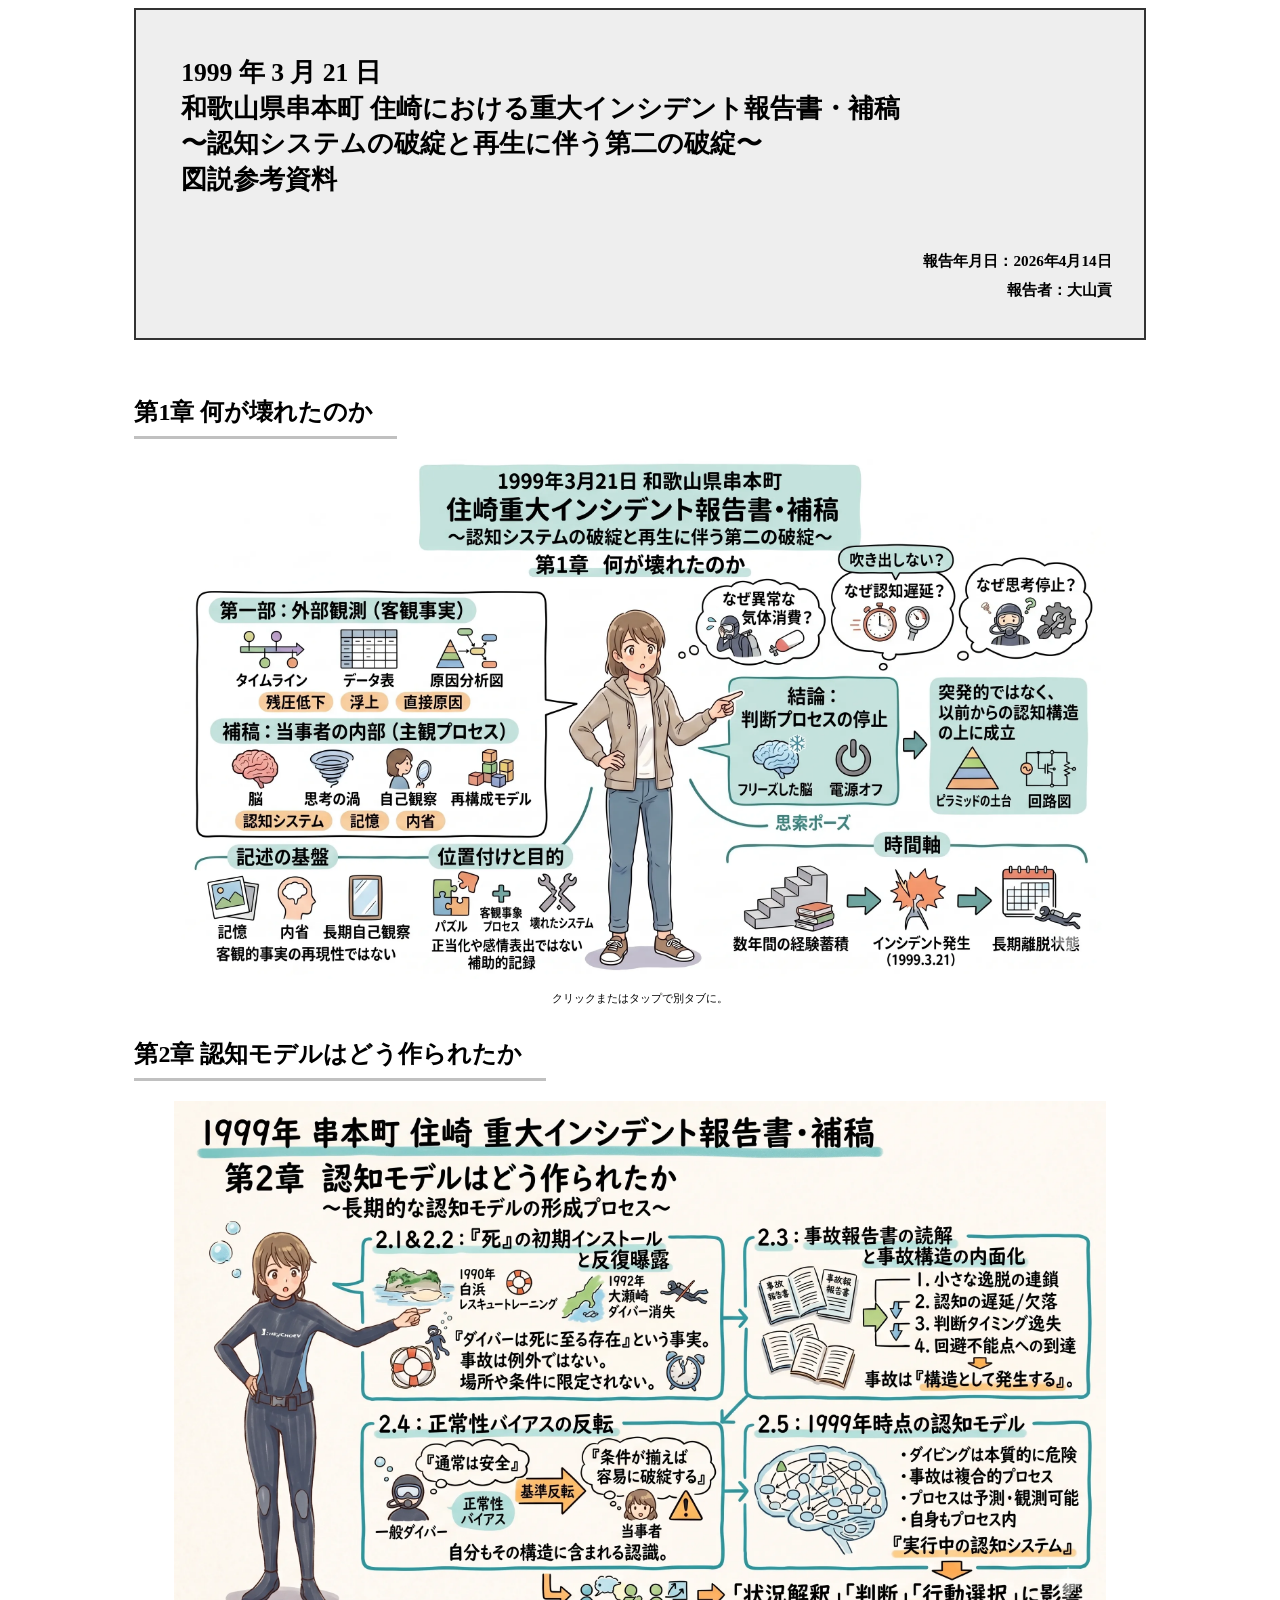
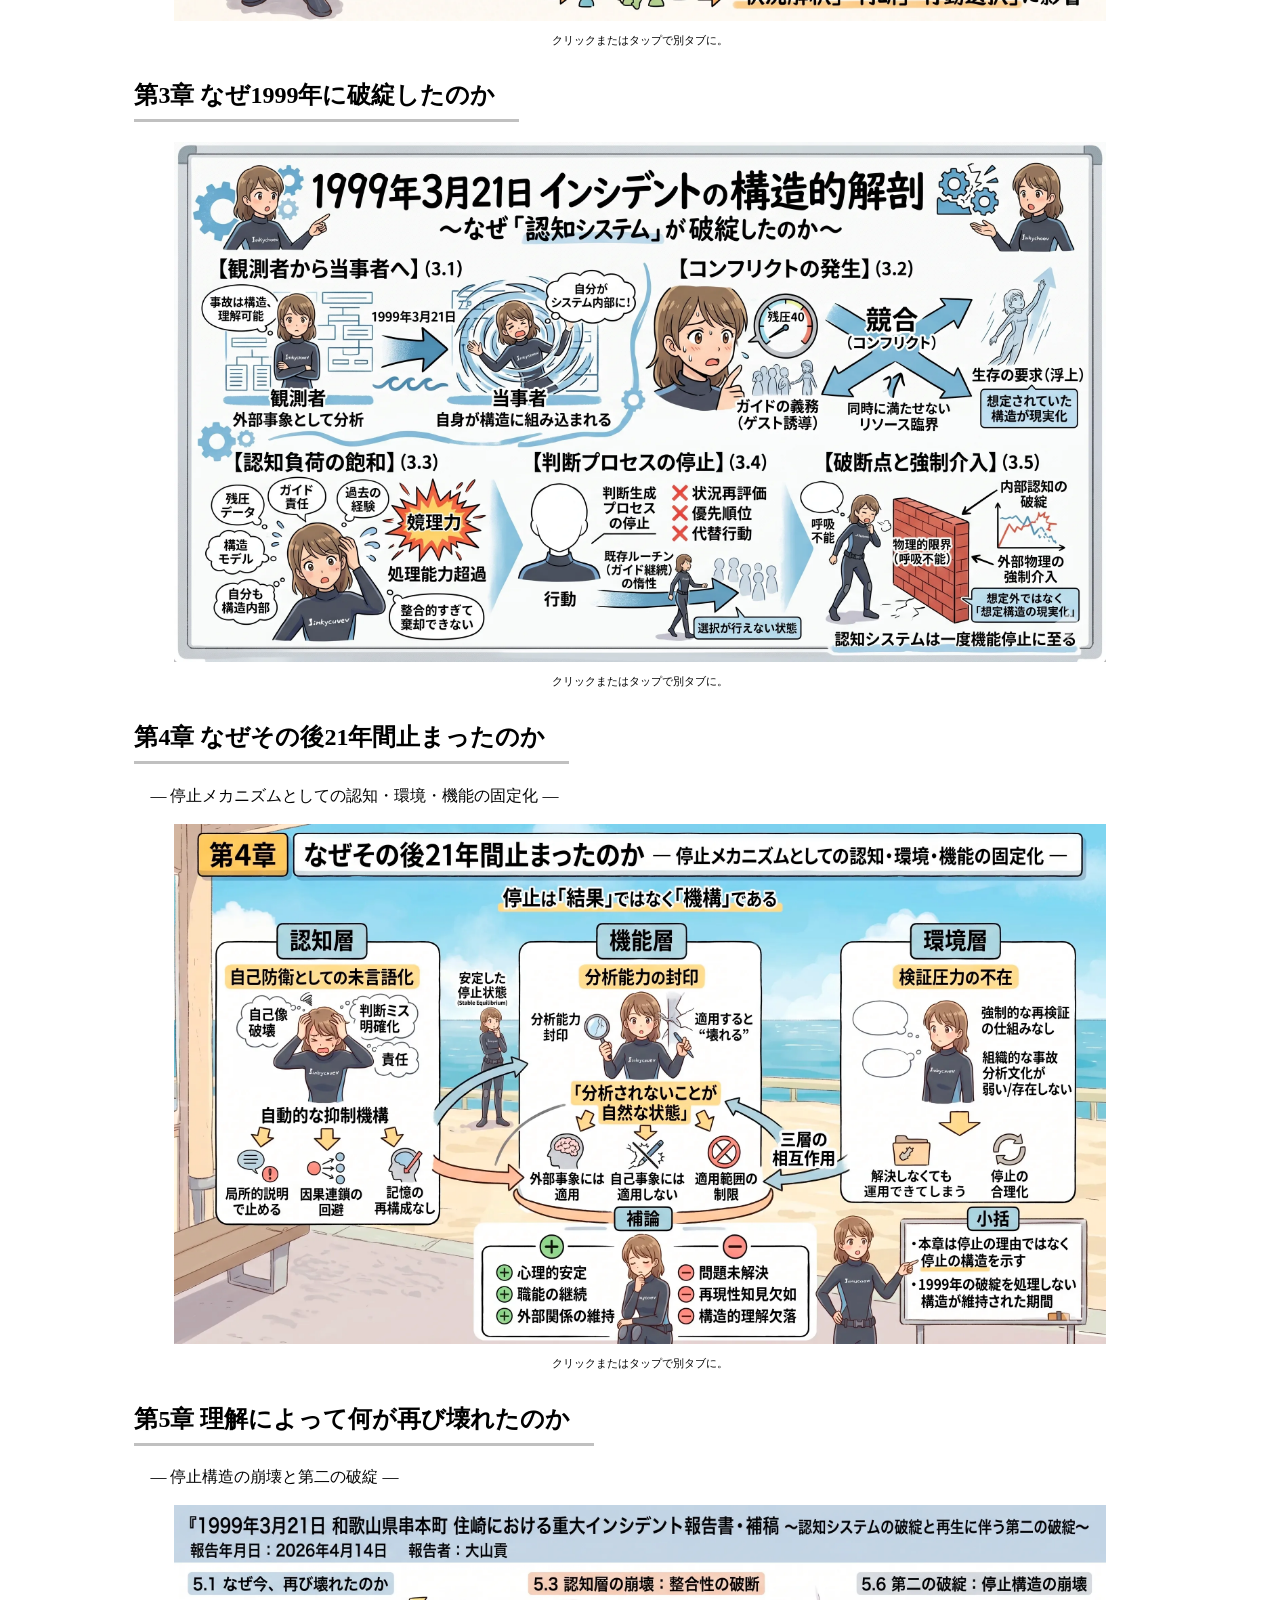
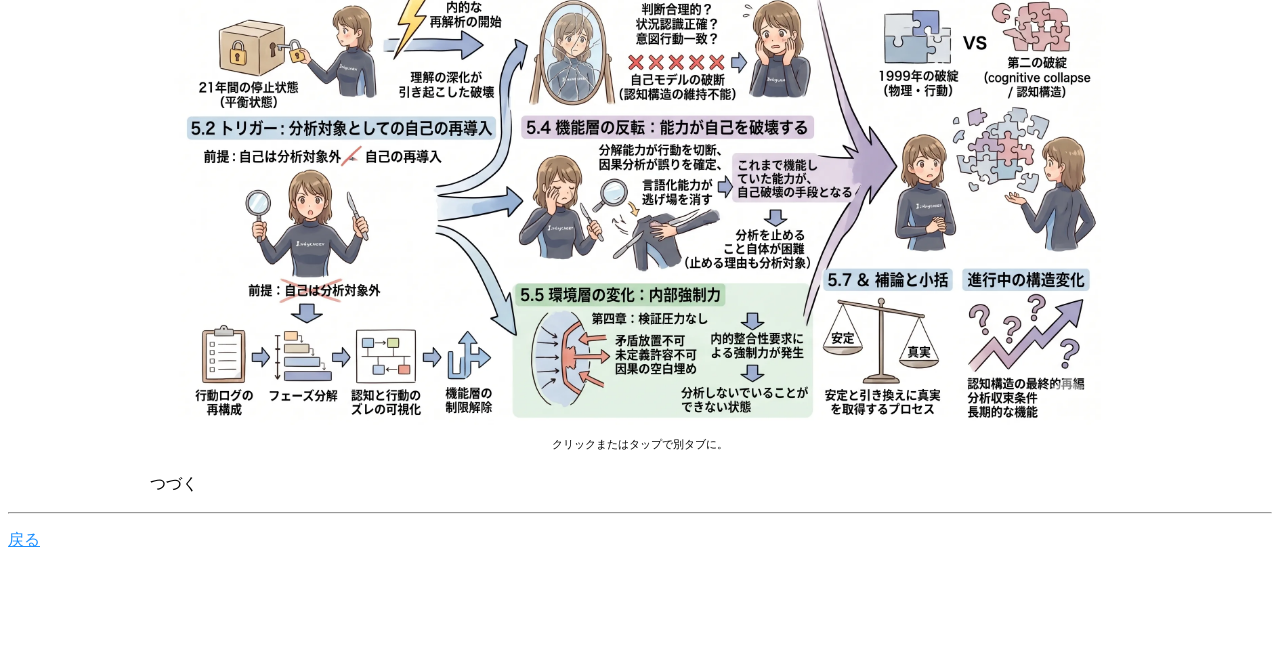
<file: part2-visuals.html>
<!DOCTYPE html>
<html lang="ja">
<head prefix="og: http://ogp.me/ns# fb: http://ogp.me/ns/fb# twitter: http://ogp.me/ns/twitter#">
	<meta charset="UTF-8">
	<title>1999 年 3 月 21 日 和歌山県串本町 住崎における重大インシデント報告書・補稿 図説参考資料</title>

	<meta http-equiv="X-UA-Compatible" content="IE=edge">
	<meta name="viewport" content="width=device-width, initial-scale=1.0">
	<meta name="format-detection" content="telephone=no">
	<link rel="canonical" href="https://mitsugu.github.io/sumisaki19990321/">

	<meta name="title" content="1999 年 3 月 21 日 和歌山県串本町 住崎における重大インシデントを外部事象ではなく、当事者内部で起きた「認知システムの破綻」と、その後21年間にわたる「分析の停止構造」、そして現在の「再構築」のプロセスに渡り構造的に解剖する試みの記録 図説参考資料">
	<meta name="description" content="1999 年 3 月 21 日 和歌山県串本町 住崎における重大インシデントを外部事象ではなく、当事者内部で起きた「認知システムの破綻」と、その後21年間にわたる「分析の停止構造」、そして現在の「再構築」のプロセスに渡り構造的に解剖する試みの記録。">
	<meta name="keywords" content="インシデント, ヒヤリハット, 報告書, レポート, 和歌山県, 串本町, 住崎">

	<meta property="og:type" content="website">
	<meta property="og:title" content="1999 年 3 月 21 日 和歌山県串本町 住崎における重大インシデントを外部事象ではなく、当事者内部で起きた「認知システムの破綻」と、その後21年間にわたる「分析の停止構造」、そして現在の「再構築」のプロセスに渡り構造的に解剖する試みの記録 図説参考資料">
	<meta property="og:description" content="1999 年 3 月 21 日 和歌山県串本町 住崎における重大インシデントを外部事象ではなく、当事者内部で起きた「認知システムの破綻」と、その後21年間にわたる「分析の停止構造」、そして現在の「再構築」のプロセスに渡り構造的に解剖する試みの記録">
	<meta property="og:url" content="https://mitsugu.github.io/sumisaki19990321/">
	<meta property="og:site_name" content="1999 年 3 月 21 日 和歌山県串本町 住崎における重大インシデントを外部事象ではなく、当事者内部で起きた「認知システムの破綻」と、その後21年間にわたる「分析の停止構造」、そして現在の「再構築」のプロセスに渡り構造的に解剖する試みの記録 図説参考資料">

	<meta property="og:image" content="https://mitsugu.github.io/sumisaki19990321/part2_00.jpg">
	<meta property="og:image:width" content="512">
	<meta property="og:image:height" content="273">
	<meta name="twitter:card" content="summary_large_image" />
	<meta name="twitter:title" content="1999 年 3 月 21 日 和歌山県串本町 住崎における重大インシデントを外部事象ではなく、当事者内部で起きた「認知システムの破綻」と、その後21年間にわたる「分析の停止構造」、そして現在の「再構築」のプロセスに渡り構造的に解剖する試みの記録 図説参考資料" />
	<meta name="twitter:description" content="1999 年 3 月 21 日 和歌山県串本町 住崎における重大インシデントを外部事象ではなく、当事者内部で起きた「認知システムの破綻」と、その後21年間にわたる「分析の停止構造」、そして現在の「再構築」のプロセスに渡り構造的に解剖する試みの記録" />
	<meta name="twitter:image" content="https://mitsugu.github.io/sumisaki19990321/part2_00.jpg" />

	<link rel="stylesheet" type="text/css" href="part1.css">
	<!--
	<script defer src="toggle.js"></script>
	<script defer src="https://cdn.jsdelivr.net/npm/@nikolat/makibishi@0.3.3"></script>
	<script defer src="https://cdn.jsdelivr.net/npm/nostr-zap@1.2.0"></script>
	<script defer src="https://unpkg.com/@popperjs/core@2"></script>
	<script defer src="https://unpkg.com/tippy.js@6"></script>
	<script defer src="../tippy.js"></script>
	<link rel="stylesheet" href="../tippy.css" />

	<link rel="stylesheet" href="../autoslider.css" />
	<script defer src="../autoslider.js"></script>
	<link rel="stylesheet" href="../bubble.css" />
	<link rel="stylesheet" href="../image-unit.css" />
	<script defer src="../image-unit.js"></script>
	<link rel="stylesheet" href="../opal.css" />
	<script defer src="../opal.js"></script>
	<link rel="stylesheet" href="../slider.css" />
	<script defer src="../slider.js"></script>
	<link rel="stylesheet" href="../wrappedmedia.css" />

	<link rel="stylesheet" href="../h5.css" />
	<link rel="stylesheet" href="../h6.css" />
	<link rel="stylesheet" href="../blockquote.css" />
	<style>
		table, th, td {
			border: 1px solid black!important;
		}
		table {
			border-collapse: collapse;
			width: 100%;
			margin-top:3em;
			margin-bottom:3em;
		}
		th, td {
			padding: 8px;
		}
		th {
			background-color:darkgray;
		}
		td {
			text-align:left;
		}
		table tr td:nth-child(2) {
			text-align: center;
		}
	</style>
	-->
</head>
<body>
	<div id="contents">
		<div class="report-title-block">
			<h1>1999 年 3 月 21 日<br>和歌山県串本町 住崎における重大インシデント報告書・補稿<br>〜認知システムの破綻と再生に伴う第二の破綻〜<br>図説参考資料</h1>
			<div class="report-title-meta">
			    <p>報告年月日：2026年4月14日</p>
			    <p>報告者：大山貢</p>
			</div>
		</div>

		<h2 id="1">第1章 何が壊れたのか</h2>
		<div class="center">
			<figure class="img-container" data-fullscreen="true">
				<a href="part2_01.webp" target="_blank"><img class="target-img" loading="lazy" width="100%" height="auto" src="part2_01.webp"></a>
				<figcaption>クリックまたはタップで別タブに。</figcaption>
			</figure>
		</div>

		<h2 id="2">第2章 認知モデルはどう作られたか</h2>
		<div class="center">
			<figure class="img-container" data-fullscreen="true">
				<a href="part2_02.webp" target="_blank"><img class="target-img" loading="lazy" width="100%" height="auto" src="part2_02.webp"></a>
				<figcaption>クリックまたはタップで別タブに。</figcaption>
			</figure>
		</div>

		<h2 id="3">第3章 なぜ1999年に破綻したのか</h2>
		<div class="center">
			<figure class="img-container" data-fullscreen="true">
				<a href="part2_03.webp" target="_blank"><img class="target-img" loading="lazy" width="100%" height="auto" src="part2_03.webp"></a>
				<figcaption>クリックまたはタップで別タブに。</figcaption>
			</figure>
		</div>

		<h2 id="4">第4章 なぜその後21年間止まったのか</h2>
		<p>― 停止メカニズムとしての認知・環境・機能の固定化 ―</p>
		<div class="center">
			<figure class="img-container" data-fullscreen="true">
				<a href="part2_04.webp" target="_blank"><img class="target-img" loading="lazy" width="100%" height="auto" src="part2_04.webp"></a>
				<figcaption>クリックまたはタップで別タブに。</figcaption>
			</figure>
		</div>


		<h2 id="5">第5章 理解によって何が再び壊れたのか</h2>
		<p>― 停止構造の崩壊と第二の破綻 ―</p>
		<div class="center">
			<figure class="img-container" data-fullscreen="true">
				<a href="part2_05.webp" target="_blank"><img class="target-img" loading="lazy" width="100%" height="auto" src="part2_05.webp"></a>
				<figcaption>クリックまたはタップで別タブに。</figcaption>
			</figure>
		</div>

		<p>つづく</p>

	</div>
	<hr>
	<p class="no-indent"><a href="index.html">戻る</a></p>
</body>
</html>
<!--
vim: ts=2 sw=2 noet
-->
</file>
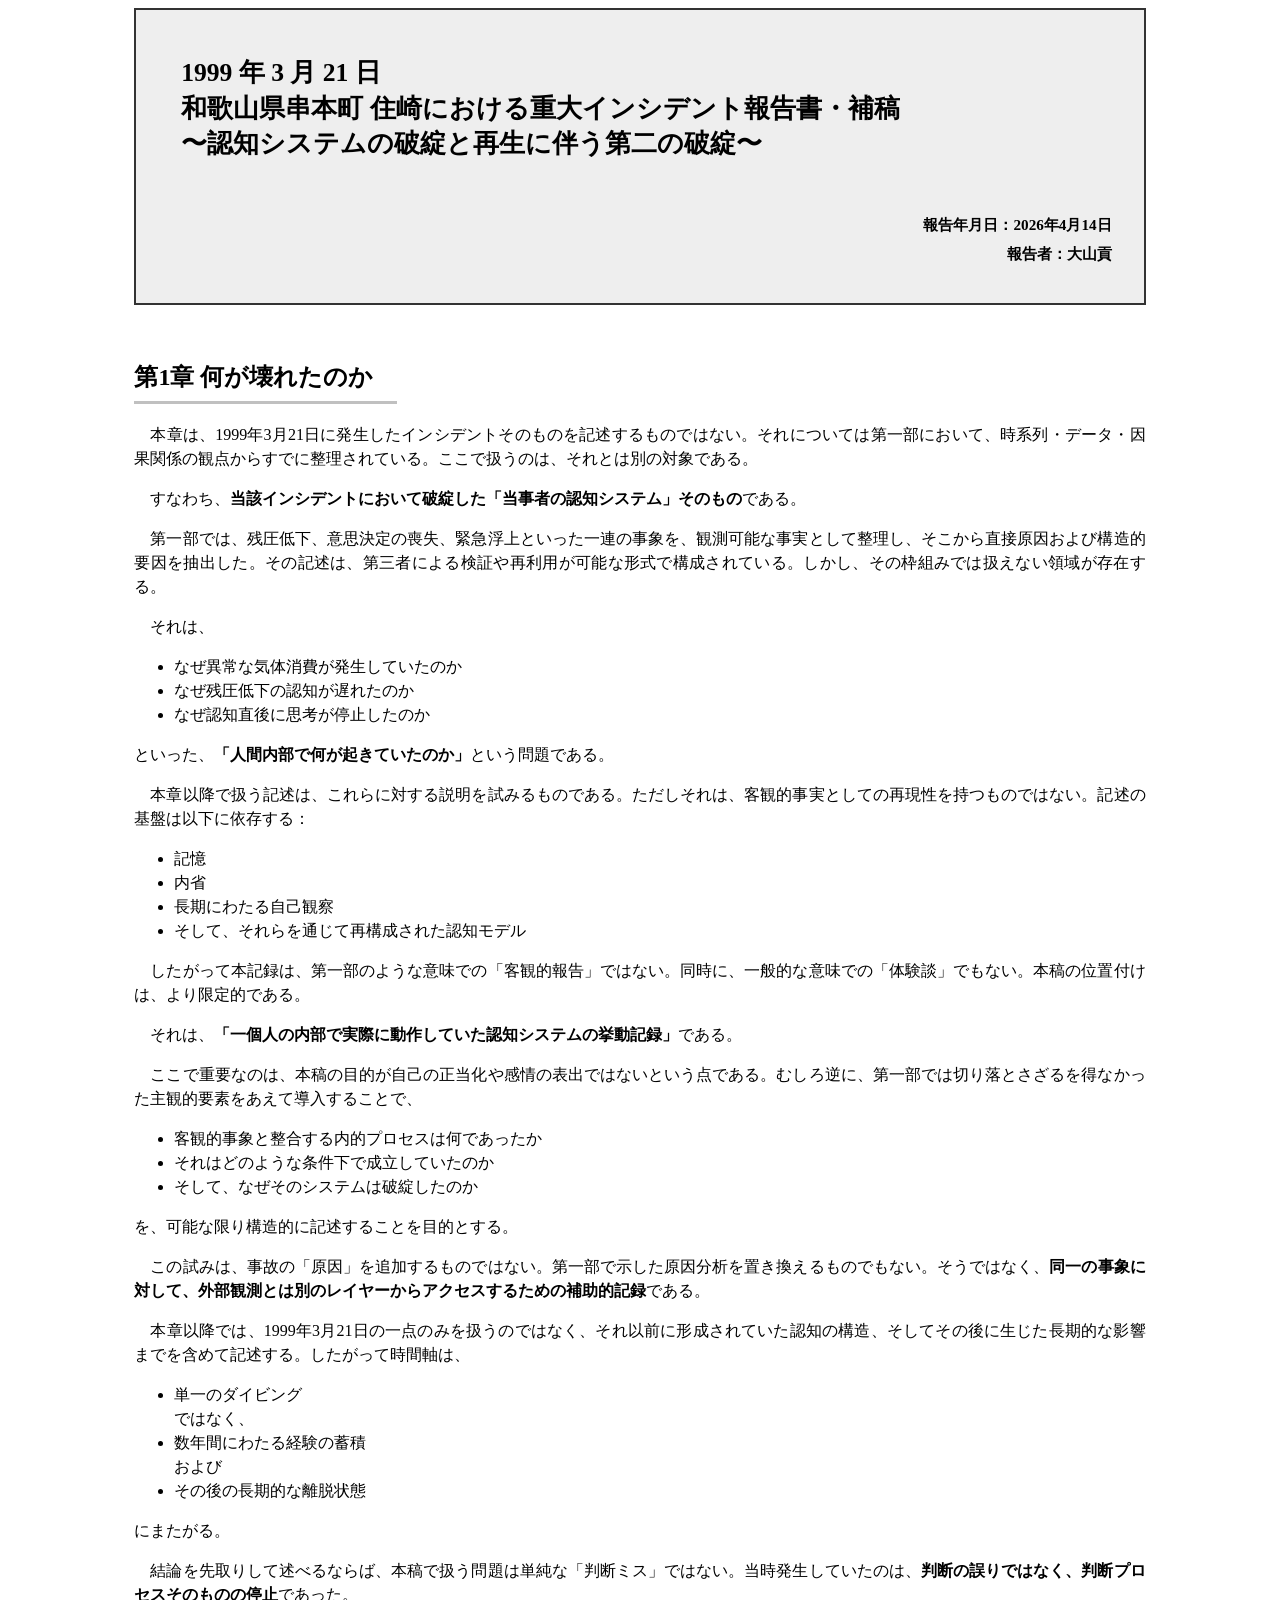
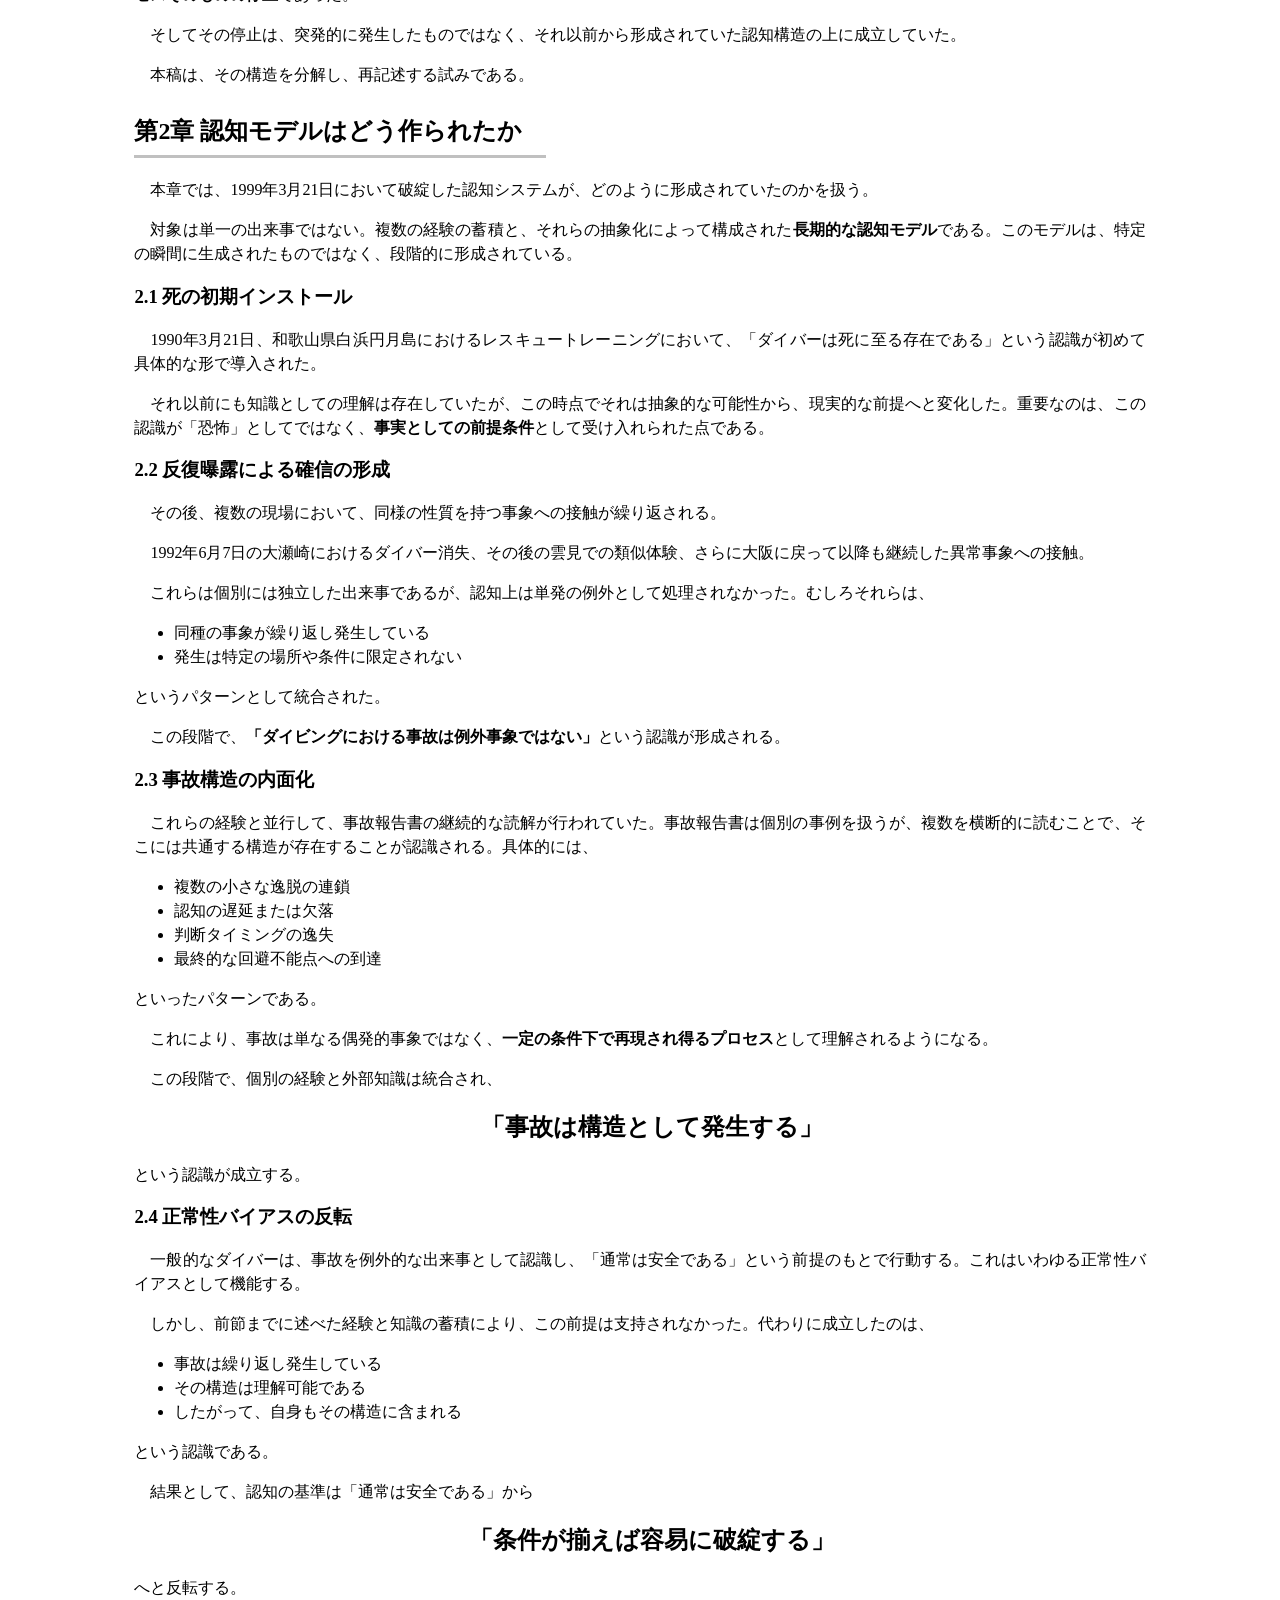
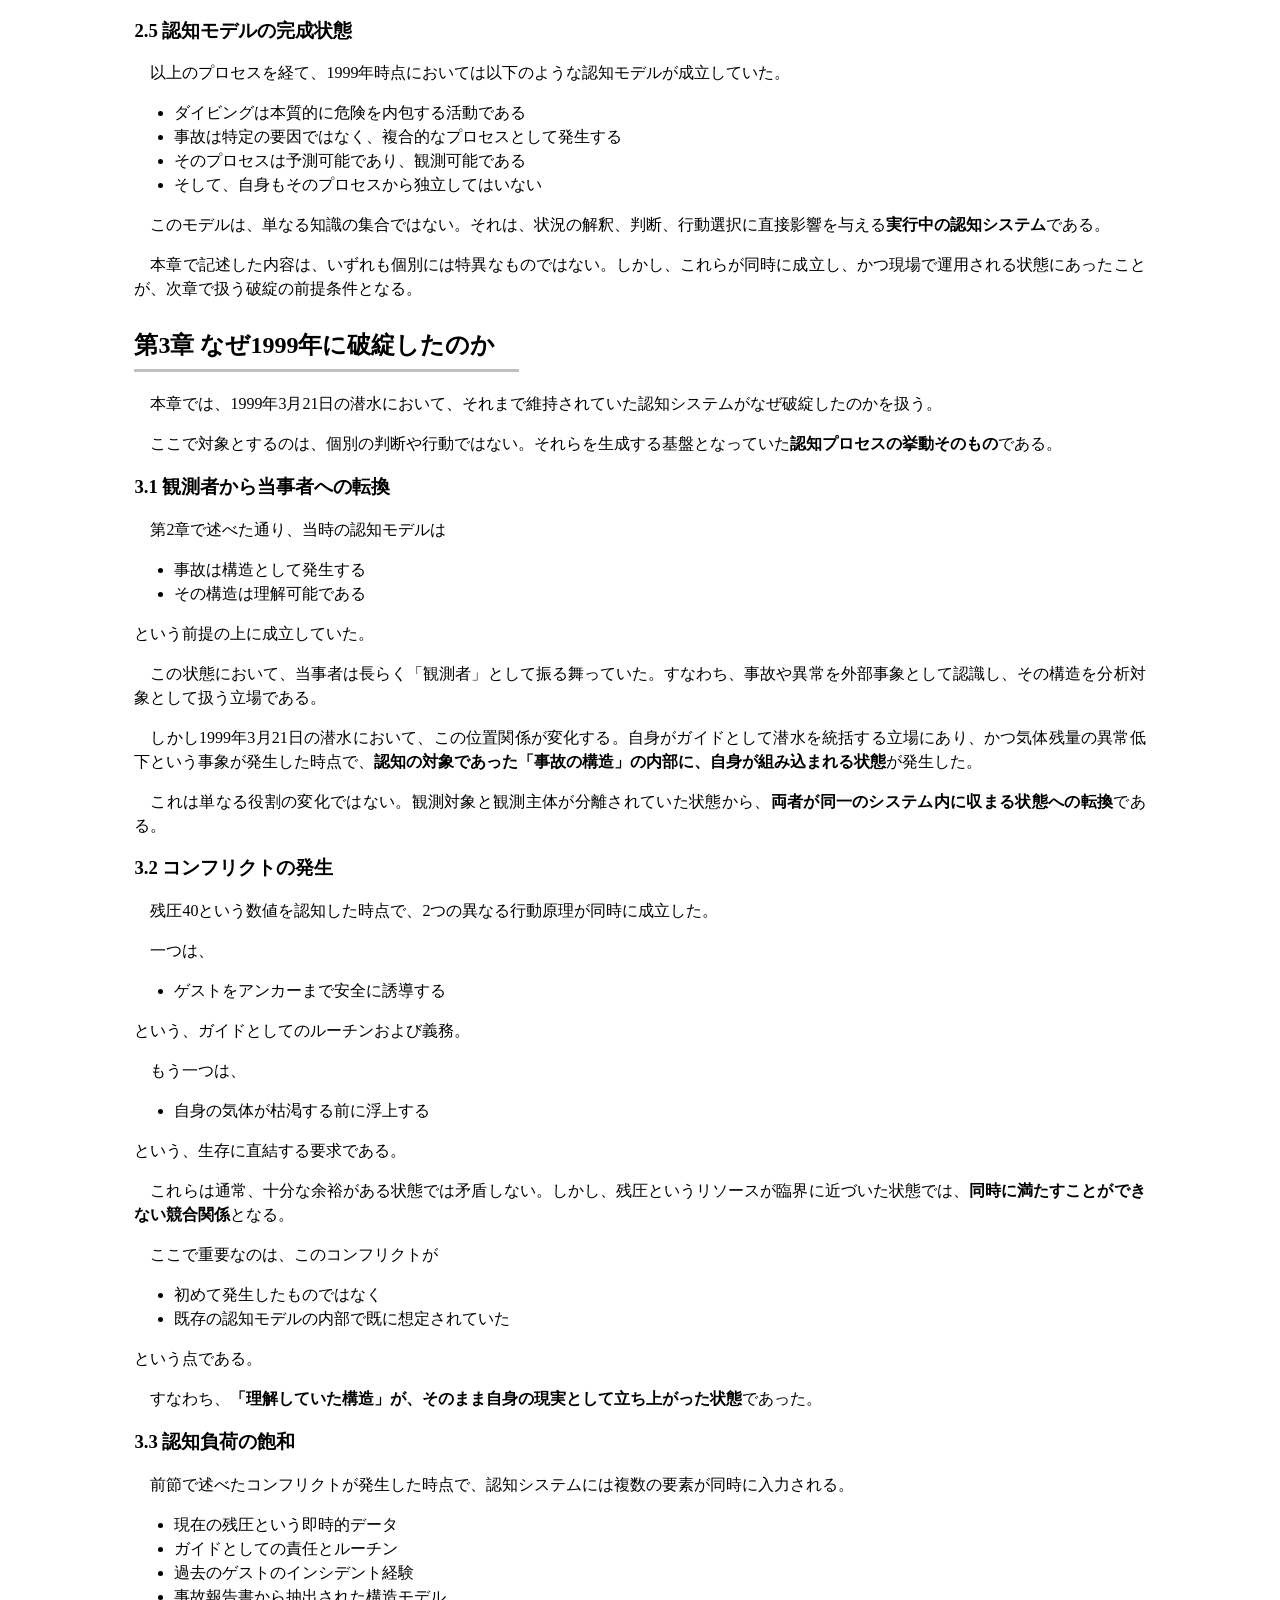
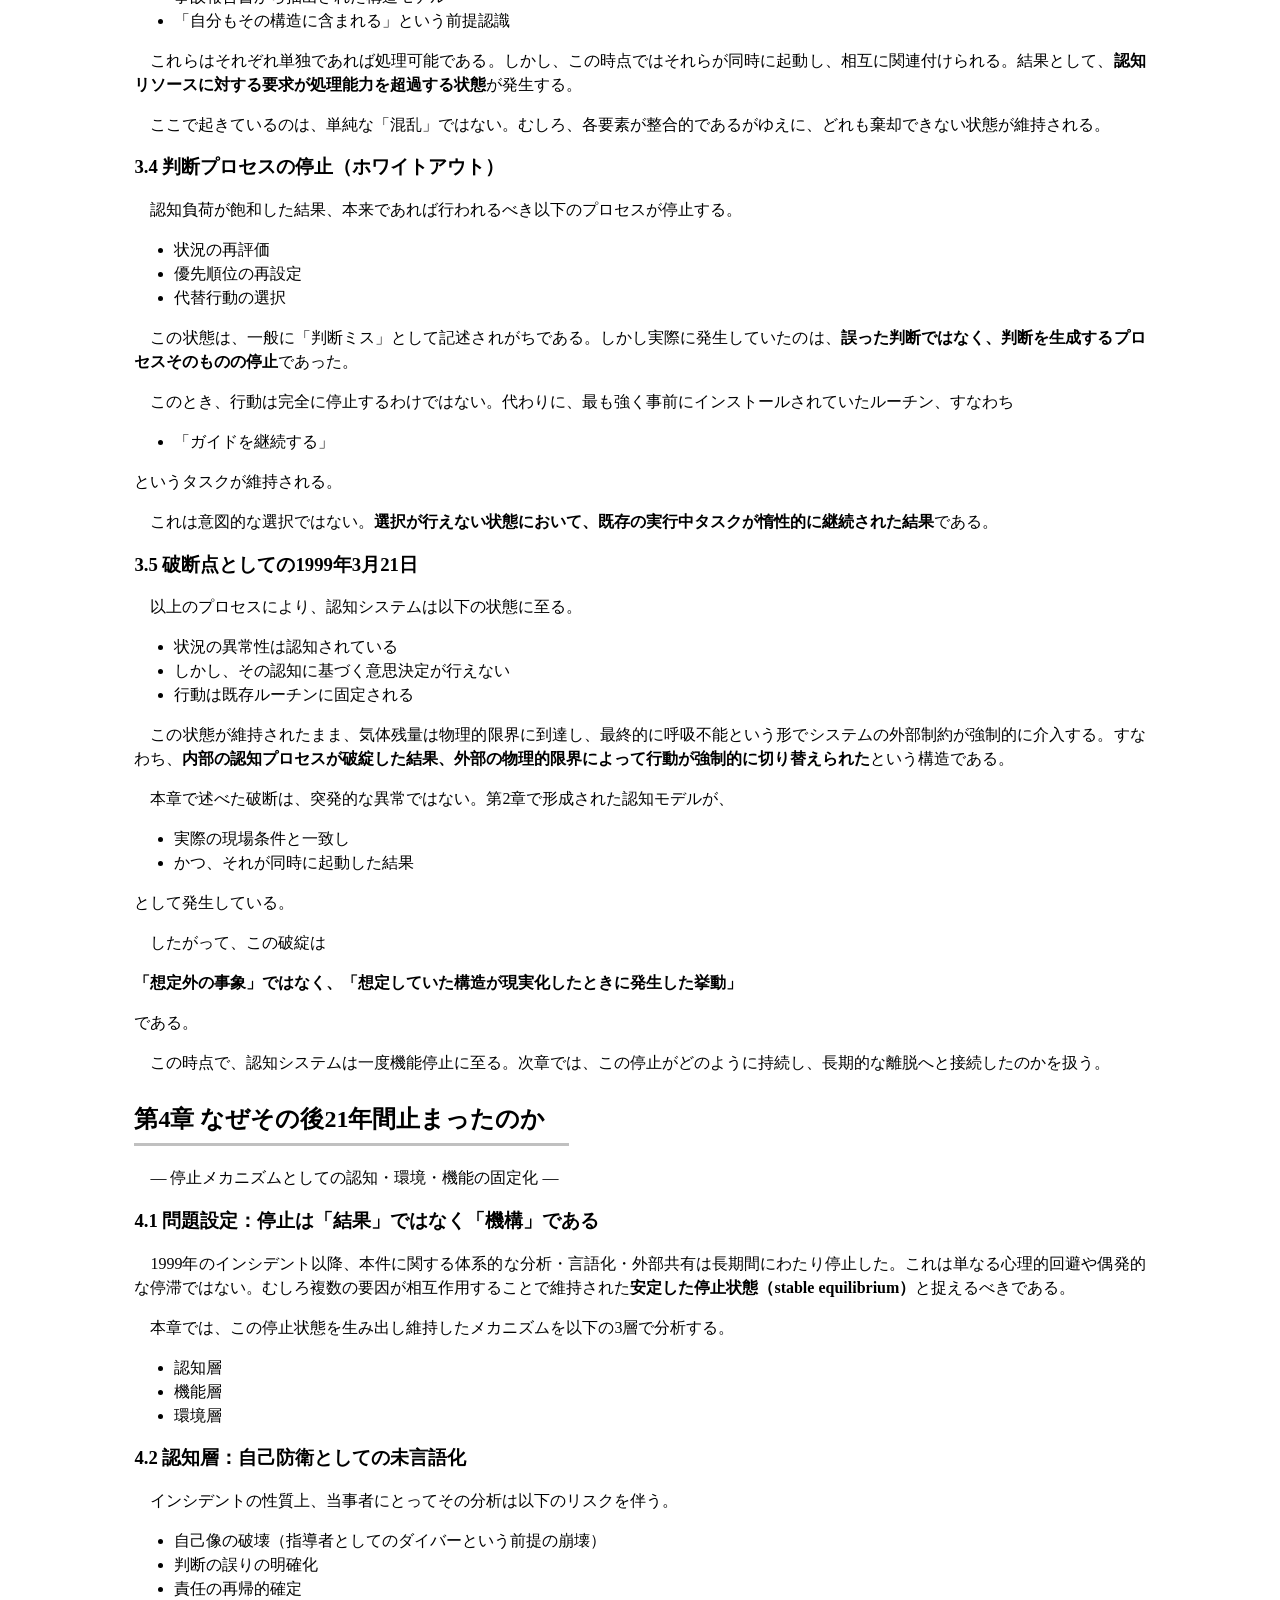
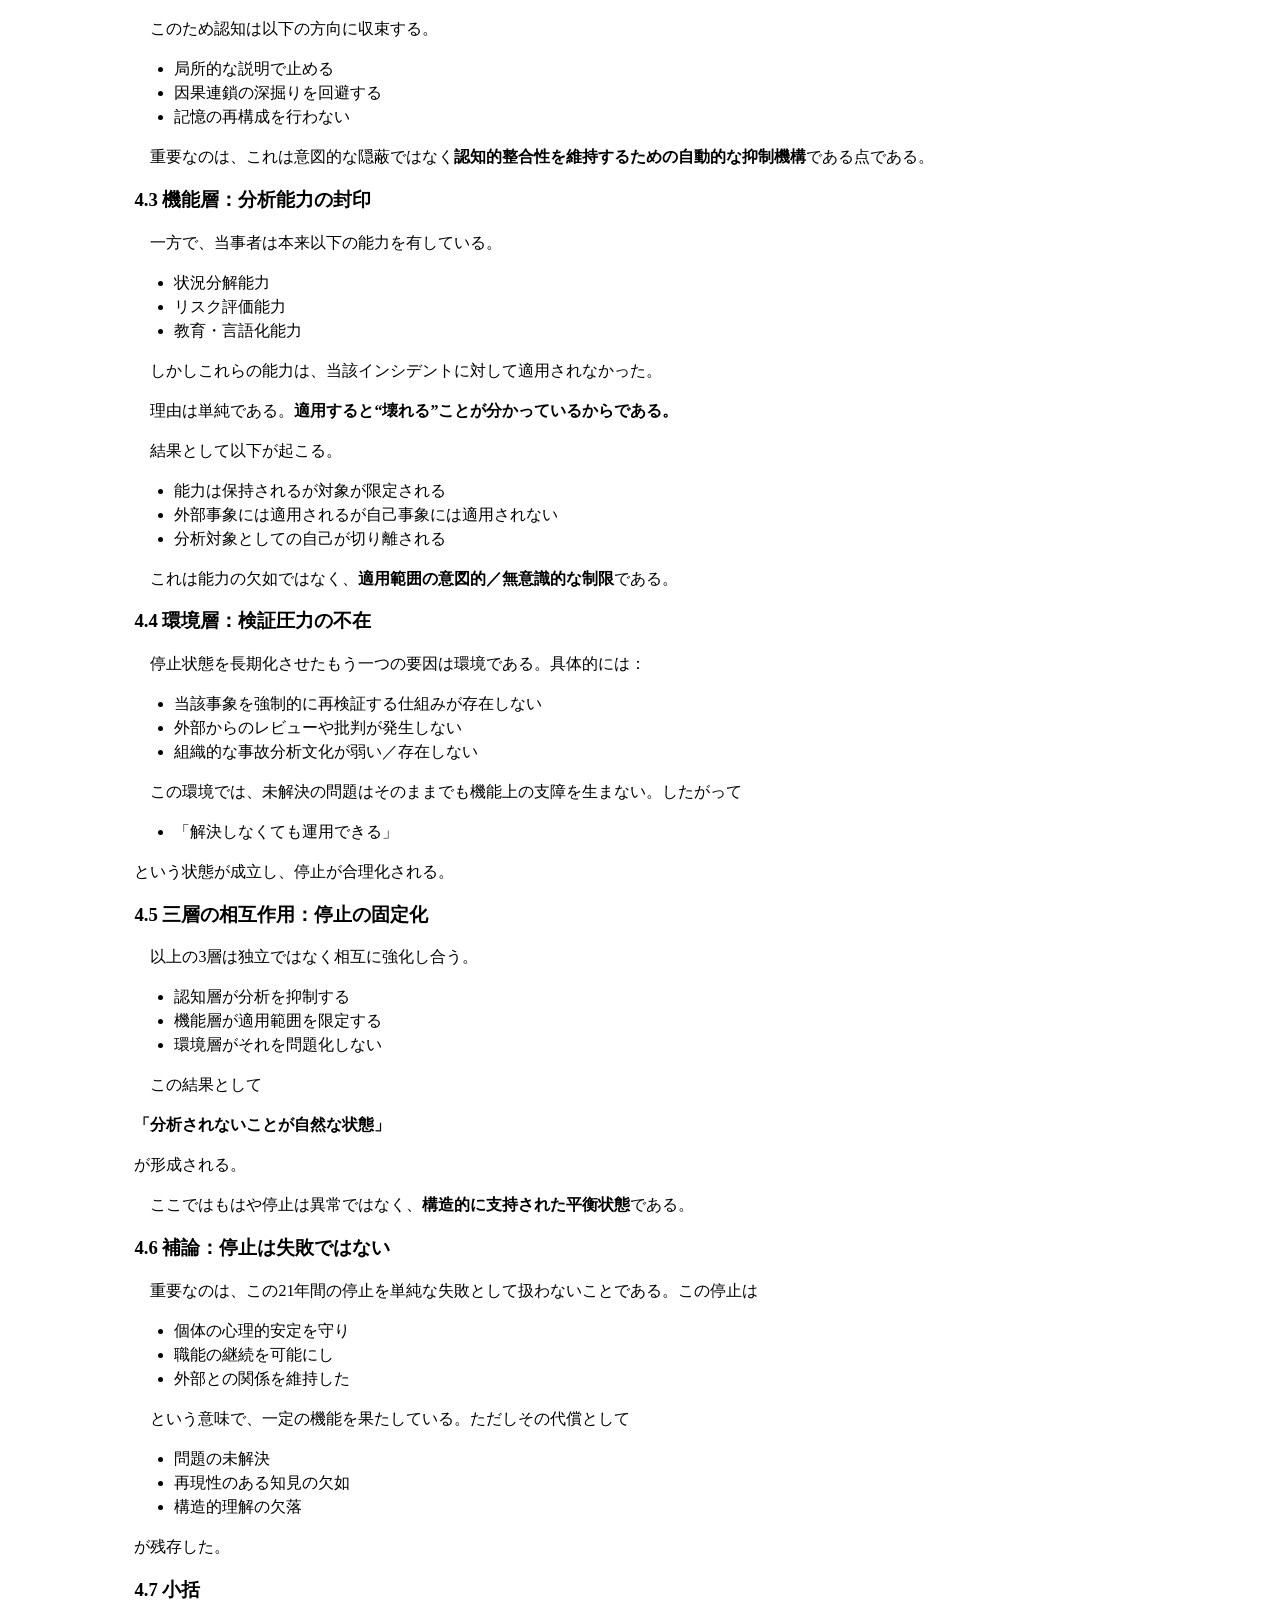
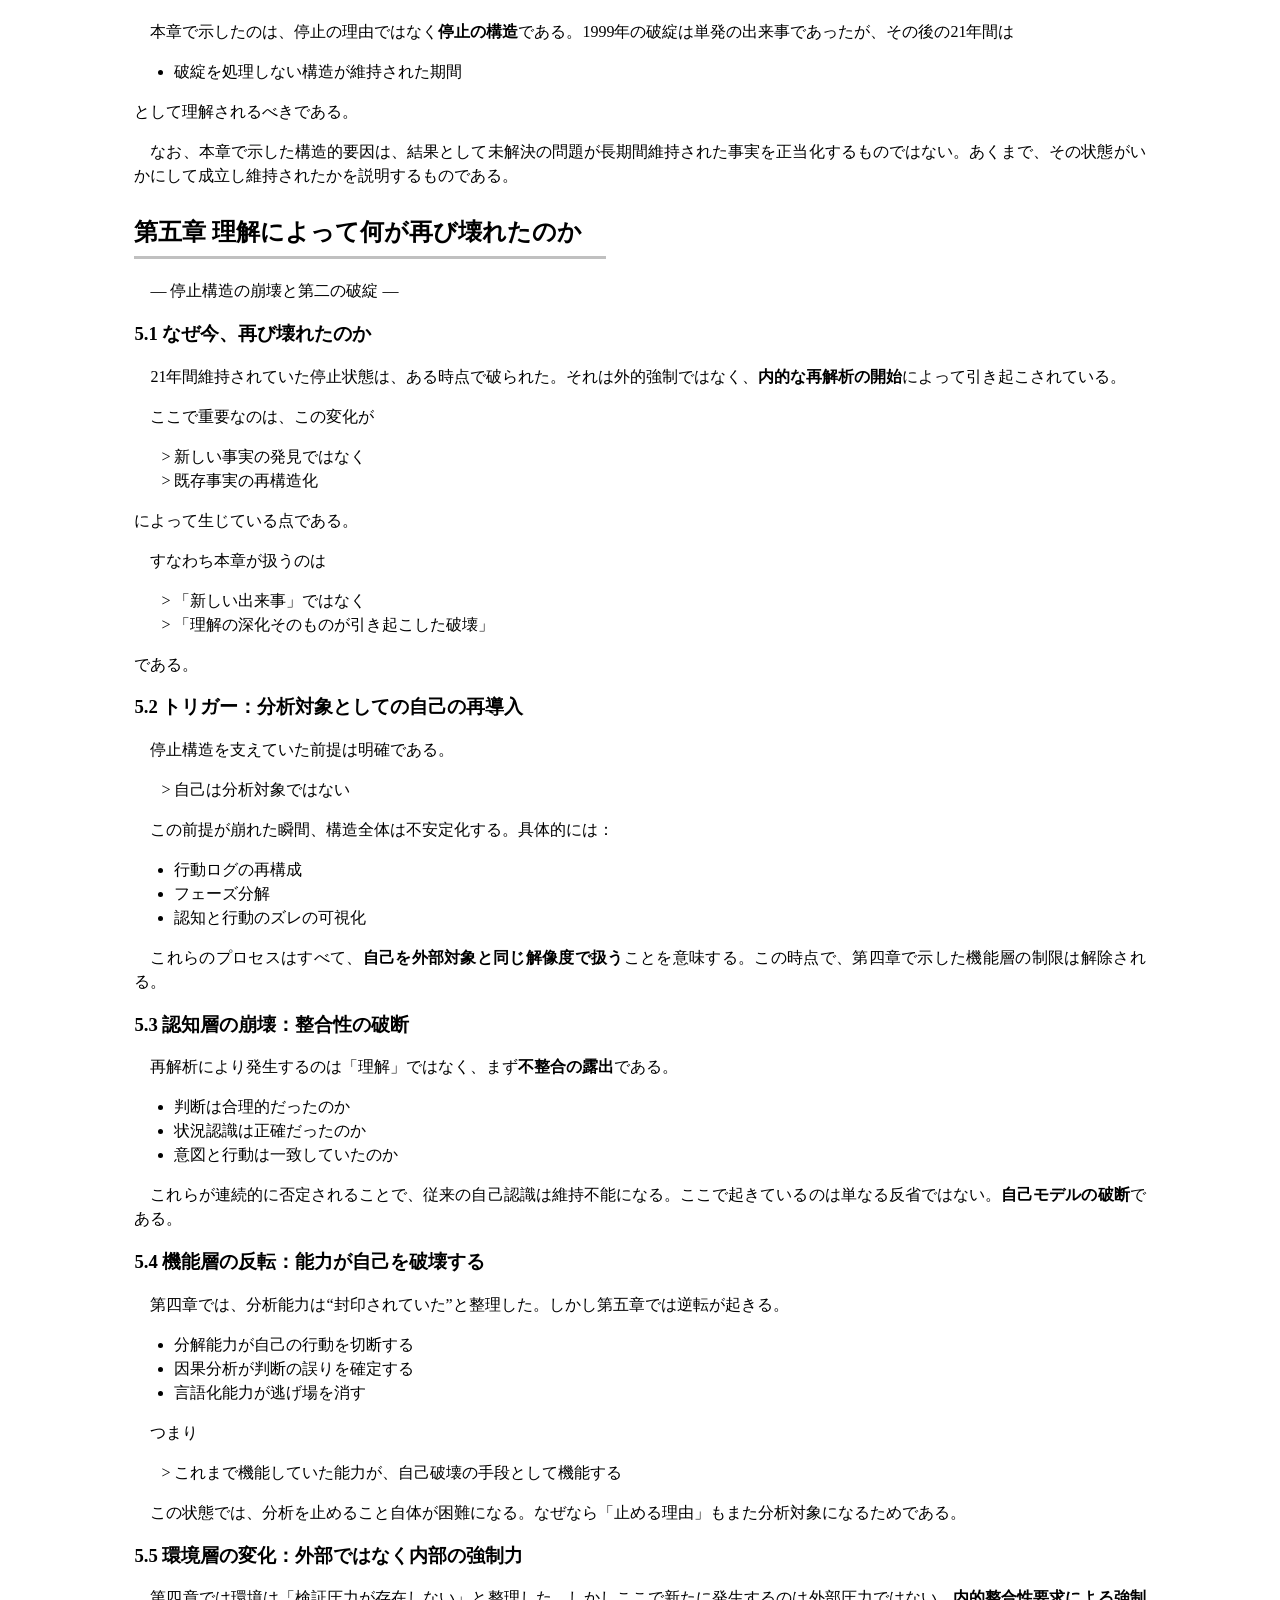
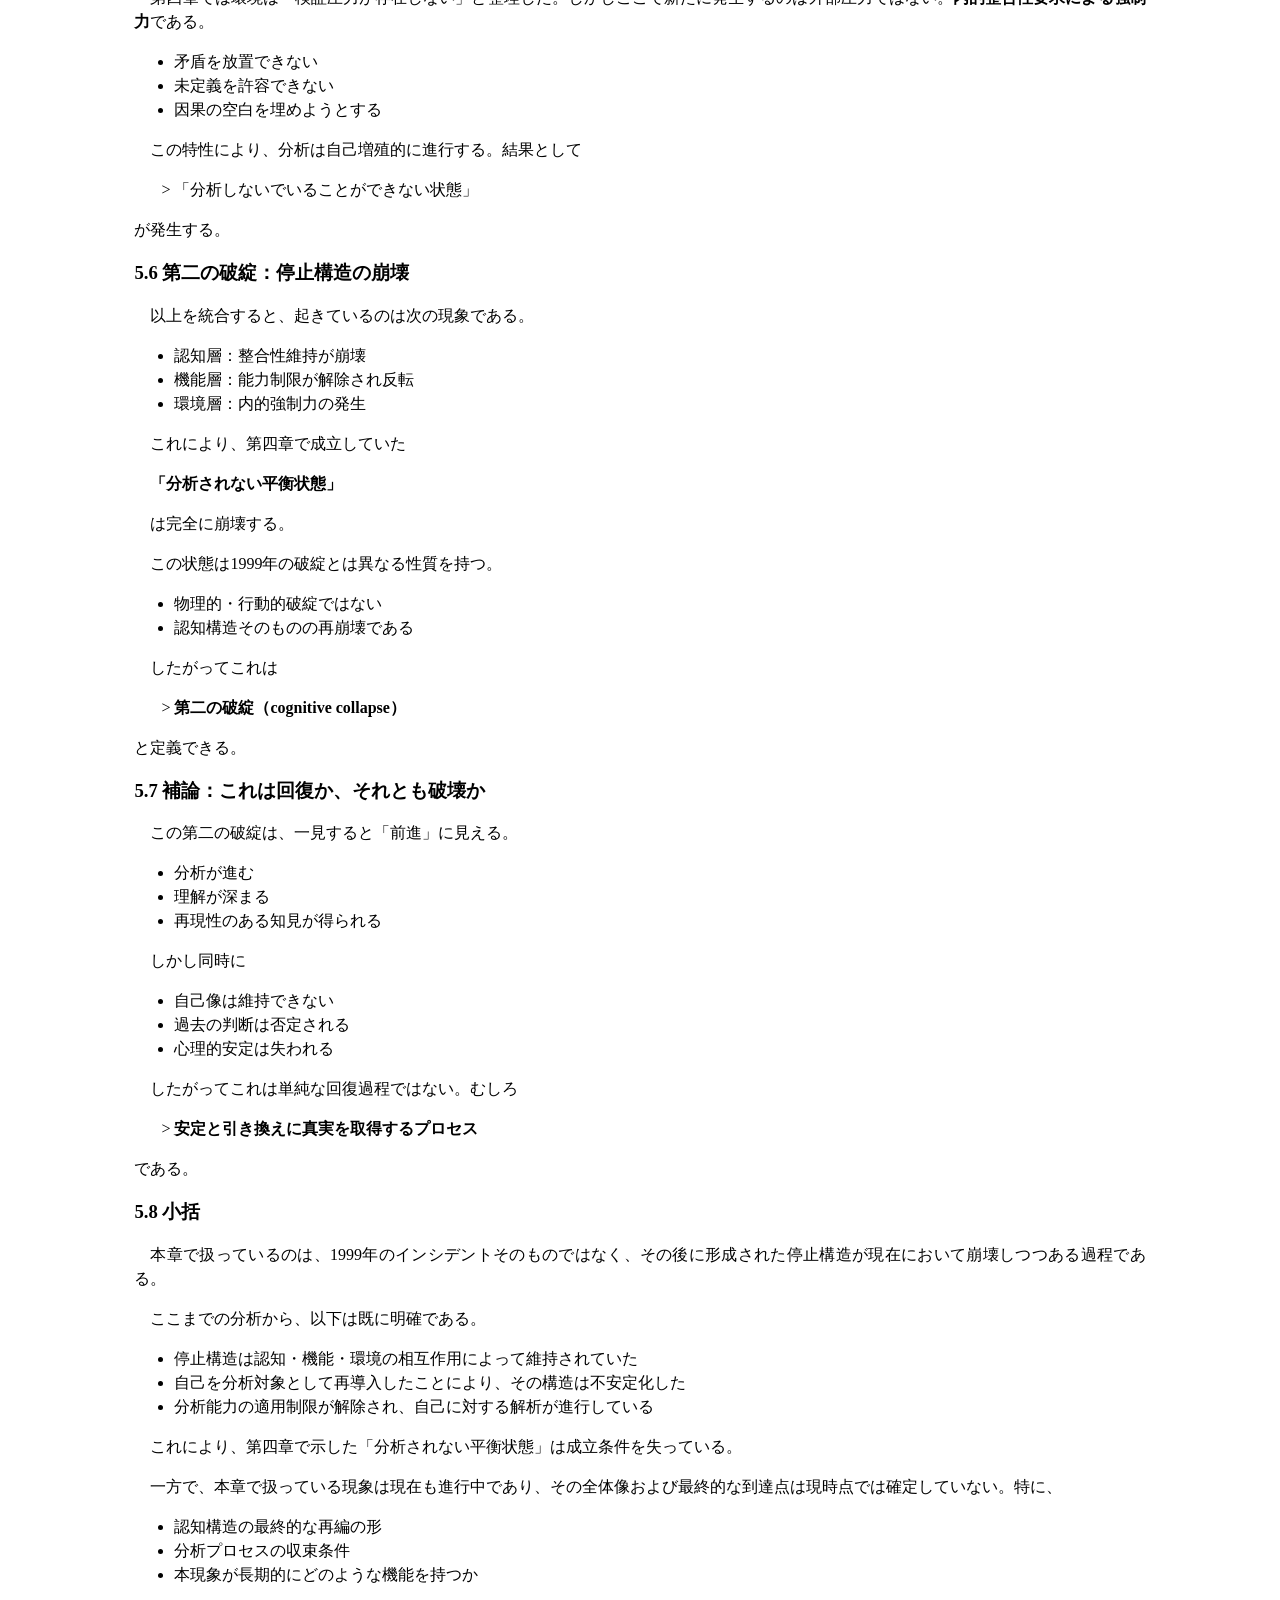
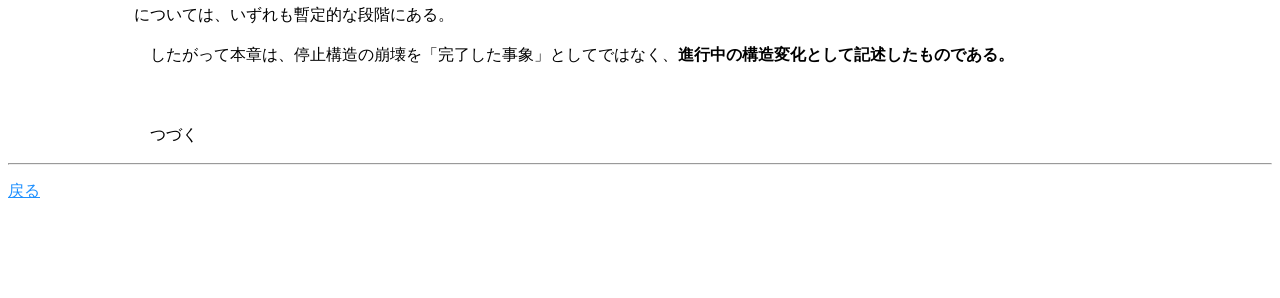
<file: part2.html>
<!DOCTYPE html>
<html lang="ja">
<head prefix="og: http://ogp.me/ns# fb: http://ogp.me/ns/fb# twitter: http://ogp.me/ns/twitter#">
	<meta charset="UTF-8">
	<title>1999 年 3 月 21 日 和歌山県串本町 住崎における重大インシデント報告書・補稿</title>

	<meta http-equiv="X-UA-Compatible" content="IE=edge">
	<meta name="viewport" content="width=device-width, initial-scale=1.0">
	<meta name="format-detection" content="telephone=no">
	<link rel="canonical" href="https://mitsugu.github.io/sumisaki19990321/">

	<meta name="title" content="1999 年 3 月 21 日 和歌山県串本町 住崎における重大インシデントを外部事象ではなく、当事者内部で起きた「認知システムの破綻」と、その後21年間にわたる「分析の停止構造」、そして現在の「再構築」のプロセスに渡り構造的に解剖する試みの記録">
	<meta name="description" content="1999 年 3 月 21 日 和歌山県串本町 住崎における重大インシデントを外部事象ではなく、当事者内部で起きた「認知システムの破綻」と、その後21年間にわたる「分析の停止構造」、そして現在の「再構築」のプロセスに渡り構造的に解剖する試みの記録。">
	<meta name="keywords" content="インシデント, ヒヤリハット, 報告書, レポート, 和歌山県, 串本町, 住崎">

	<meta property="og:type" content="website">
	<meta property="og:title" content="1999 年 3 月 21 日 和歌山県串本町 住崎における重大インシデントを外部事象ではなく、当事者内部で起きた「認知システムの破綻」と、その後21年間にわたる「分析の停止構造」、そして現在の「再構築」のプロセスに渡り構造的に解剖する試みの記録">
	<meta property="og:description" content="1999 年 3 月 21 日 和歌山県串本町 住崎における重大インシデントを外部事象ではなく、当事者内部で起きた「認知システムの破綻」と、その後21年間にわたる「分析の停止構造」、そして現在の「再構築」のプロセスに渡り構造的に解剖する試みの記録">
	<meta property="og:url" content="https://mitsugu.github.io/sumisaki19990321/">
	<meta property="og:site_name" content="1999 年 3 月 21 日 和歌山県串本町 住崎における重大インシデントを外部事象ではなく、当事者内部で起きた「認知システムの破綻」と、その後21年間にわたる「分析の停止構造」、そして現在の「再構築」のプロセスに渡り構造的に解剖する試みの記録">

	<!--
	<meta property="og:image" content="https://mitsugu.github.io/sumisaki19990321/">
	<meta property="og:image:width" content="512">
	<meta property="og:image:height" content="273">
	-->
	<meta name="twitter:card" content="summary_large_image" />
	<meta name="twitter:title" content="1999 年 3 月 21 日 和歌山県串本町 住崎における重大インシデントを外部事象ではなく、当事者内部で起きた「認知システムの破綻」と、その後21年間にわたる「分析の停止構造」、そして現在の「再構築」のプロセスに渡り構造的に解剖する試みの記録" />
	<meta name="twitter:description" content="1999 年 3 月 21 日 和歌山県串本町 住崎における重大インシデントを外部事象ではなく、当事者内部で起きた「認知システムの破綻」と、その後21年間にわたる「分析の停止構造」、そして現在の「再構築」のプロセスに渡り構造的に解剖する試みの記録" />
	<!--
	<meta name="twitter:image" content="https://mitsugu.github.io/likebar/202604/fig2026040901.jpg" />
	-->

	<link rel="stylesheet" type="text/css" href="part1.css">
	<!--
	<script defer src="toggle.js"></script>
	<script defer src="https://cdn.jsdelivr.net/npm/@nikolat/makibishi@0.3.3"></script>
	<script defer src="https://cdn.jsdelivr.net/npm/nostr-zap@1.2.0"></script>
	<script defer src="https://unpkg.com/@popperjs/core@2"></script>
	<script defer src="https://unpkg.com/tippy.js@6"></script>
	<script defer src="../tippy.js"></script>
	<link rel="stylesheet" href="../tippy.css" />

	<link rel="stylesheet" href="../autoslider.css" />
	<script defer src="../autoslider.js"></script>
	<link rel="stylesheet" href="../bubble.css" />
	<link rel="stylesheet" href="../image-unit.css" />
	<script defer src="../image-unit.js"></script>
	<link rel="stylesheet" href="../opal.css" />
	<script defer src="../opal.js"></script>
	<link rel="stylesheet" href="../slider.css" />
	<script defer src="../slider.js"></script>
	<link rel="stylesheet" href="../wrappedmedia.css" />

	<link rel="stylesheet" href="../h5.css" />
	<link rel="stylesheet" href="../h6.css" />
	<link rel="stylesheet" href="../blockquote.css" />
	<style>
		table, th, td {
			border: 1px solid black!important;
		}
		table {
			border-collapse: collapse;
			width: 100%;
			margin-top:3em;
			margin-bottom:3em;
		}
		th, td {
			padding: 8px;
		}
		th {
			background-color:darkgray;
		}
		td {
			text-align:left;
		}
		table tr td:nth-child(2) {
			text-align: center;
		}
	</style>
	-->
</head>
<body>
	<div id="contents">
		<div class="report-title-block">
			<h1>1999 年 3 月 21 日<br>和歌山県串本町 住崎における重大インシデント報告書・補稿<br>〜認知システムの破綻と再生に伴う第二の破綻〜</h1>
			<div class="report-title-meta">
			    <p>報告年月日：2026年4月14日</p>
			    <p>報告者：大山貢</p>
			</div>
		</div>
		<h2 id="1">第1章 何が壊れたのか</h2>
		<p>本章は、1999年3月21日に発生したインシデントそのものを記述するものではない。それについては第一部において、時系列・データ・因果関係の観点からすでに整理されている。ここで扱うのは、それとは別の対象である。</p>
		<p>すなわち、<strong>当該インシデントにおいて破綻した「当事者の認知システム」そのもの</strong>である。</p>
		<p>第一部では、残圧低下、意思決定の喪失、緊急浮上といった一連の事象を、観測可能な事実として整理し、そこから直接原因および構造的要因を抽出した。その記述は、第三者による検証や再利用が可能な形式で構成されている。しかし、その枠組みでは扱えない領域が存在する。</p>
		<p>それは、</p>
		<ul>
		<li>なぜ異常な気体消費が発生していたのか</li>
		<li>なぜ残圧低下の認知が遅れたのか</li>
		<li>なぜ認知直後に思考が停止したのか</li>
		</ul>
		<p class="no-indent">といった、<strong>「人間内部で何が起きていたのか」</strong>という問題である。</p>
		<p>本章以降で扱う記述は、これらに対する説明を試みるものである。ただしそれは、客観的事実としての再現性を持つものではない。記述の基盤は以下に依存する：</p>
		<ul>
		<li>記憶</li>
		<li>内省</li>
		<li>長期にわたる自己観察</li>
		<li>そして、それらを通じて再構成された認知モデル</li>
		</ul>
		<p>したがって本記録は、第一部のような意味での「客観的報告」ではない。同時に、一般的な意味での「体験談」でもない。本稿の位置付けは、より限定的である。</p>
		<p>それは、<strong>「一個人の内部で実際に動作していた認知システムの挙動記録」</strong>である。</p>
		<p>ここで重要なのは、本稿の目的が自己の正当化や感情の表出ではないという点である。むしろ逆に、第一部では切り落とさざるを得なかった主観的要素をあえて導入することで、</p>
		<ul>
		<li>客観的事象と整合する内的プロセスは何であったか</li>
		<li>それはどのような条件下で成立していたのか</li>
		<li>そして、なぜそのシステムは破綻したのか</li>
		</ul>
		<p class="no-indent">を、可能な限り構造的に記述することを目的とする。</p>
		<p>この試みは、事故の「原因」を追加するものではない。第一部で示した原因分析を置き換えるものでもない。そうではなく、<strong>同一の事象に対して、外部観測とは別のレイヤーからアクセスするための補助的記録</strong>である。</p>
		<p>本章以降では、1999年3月21日の一点のみを扱うのではなく、それ以前に形成されていた認知の構造、そしてその後に生じた長期的な影響までを含めて記述する。したがって時間軸は、</p>
		<ul>
		<li>単一のダイビング<br>ではなく、</li>
		<li>数年間にわたる経験の蓄積<br>および</li>
		<li>その後の長期的な離脱状態</li>
		</ul>
		<p class="no-indent">にまたがる。</p>
		<p>結論を先取りして述べるならば、本稿で扱う問題は単純な「判断ミス」ではない。当時発生していたのは、<strong>判断の誤りではなく、判断プロセスそのものの停止</strong>であった。</p>
		<p>そしてその停止は、突発的に発生したものではなく、それ以前から形成されていた認知構造の上に成立していた。</p>
		<p>本稿は、その構造を分解し、再記述する試みである。</p>

		<h2 id="2">第2章 認知モデルはどう作られたか</h2>
		<p>本章では、1999年3月21日において破綻した認知システムが、どのように形成されていたのかを扱う。</p>
		<p>対象は単一の出来事ではない。複数の経験の蓄積と、それらの抽象化によって構成された<strong>長期的な認知モデル</strong>である。このモデルは、特定の瞬間に生成されたものではなく、段階的に形成されている。</p>

		<h3 id="2_1">2.1 死の初期インストール</h3>
		<p>1990年3月21日、和歌山県白浜円月島におけるレスキュートレーニングにおいて、「ダイバーは死に至る存在である」という認識が初めて具体的な形で導入された。</p>
		<p>それ以前にも知識としての理解は存在していたが、この時点でそれは抽象的な可能性から、現実的な前提へと変化した。重要なのは、この認識が「恐怖」としてではなく、<strong>事実としての前提条件</strong>として受け入れられた点である。</p>

		<h3 id="2_2">2.2 反復曝露による確信の形成</h3>
		<p>その後、複数の現場において、同様の性質を持つ事象への接触が繰り返される。</p>
		<p>1992年6月7日の大瀬崎におけるダイバー消失、その後の雲見での類似体験、さらに大阪に戻って以降も継続した異常事象への接触。</p>
		<p>これらは個別には独立した出来事であるが、認知上は単発の例外として処理されなかった。むしろそれらは、</p>
		<ul>
		<li>同種の事象が繰り返し発生している</li>
		<li>発生は特定の場所や条件に限定されない</li>
		</ul>
		<p class="no-indent">というパターンとして統合された。</p>
		<p>この段階で、<strong>「ダイビングにおける事故は例外事象ではない」</strong>という認識が形成される。</p>

		<h3 id="2_3">2.3 事故構造の内面化</h3>
		<p>これらの経験と並行して、事故報告書の継続的な読解が行われていた。事故報告書は個別の事例を扱うが、複数を横断的に読むことで、そこには共通する構造が存在することが認識される。具体的には、</p>
		<ul>
		<li>複数の小さな逸脱の連鎖</li>
		<li>認知の遅延または欠落</li>
		<li>判断タイミングの逸失</li>
		<li>最終的な回避不能点への到達</li>
		</ul>
		<p class="no-indent">といったパターンである。</p>
		<p>これにより、事故は単なる偶発的事象ではなく、<strong>一定の条件下で再現され得るプロセス</strong>として理解されるようになる。</p>
		<p>この段階で、個別の経験と外部知識は統合され、</p>
		<p class="center" style="font-size:1.5rem"><strong>「事故は構造として発生する」</strong></p>
		<p class="no-indent">という認識が成立する。</p>

		<h3 id="2_4">2.4 正常性バイアスの反転</h3>
		<p>一般的なダイバーは、事故を例外的な出来事として認識し、「通常は安全である」という前提のもとで行動する。これはいわゆる正常性バイアスとして機能する。</p>
		<p>しかし、前節までに述べた経験と知識の蓄積により、この前提は支持されなかった。代わりに成立したのは、</p>
		<ul>
		<li>事故は繰り返し発生している</li>
		<li>その構造は理解可能である</li>
		<li>したがって、自身もその構造に含まれる</li>
		</ul>
		<p class="no-indent">という認識である。</p>
		<p>結果として、認知の基準は「通常は安全である」から</p>
		<p class="center" style="font-size:1.5rem"><strong>「条件が揃えば容易に破綻する」</strong></p>
		<p class="no-indent">へと反転する。</p>

		<h3 id="2_5">2.5 認知モデルの完成状態</h3>
		<p>以上のプロセスを経て、1999年時点においては以下のような認知モデルが成立していた。</p>
		<ul>
		<li>ダイビングは本質的に危険を内包する活動である</li>
		<li>事故は特定の要因ではなく、複合的なプロセスとして発生する</li>
		<li>そのプロセスは予測可能であり、観測可能である</li>
		<li>そして、自身もそのプロセスから独立してはいない</li>
		</ul>
		<p>このモデルは、単なる知識の集合ではない。それは、状況の解釈、判断、行動選択に直接影響を与える<strong>実行中の認知システム</strong>である。</p>
		<p>本章で記述した内容は、いずれも個別には特異なものではない。しかし、これらが同時に成立し、かつ現場で運用される状態にあったことが、次章で扱う破綻の前提条件となる。</p>


		<h2 id="3">第3章 なぜ1999年に破綻したのか</h2>
		<p>本章では、1999年3月21日の潜水において、それまで維持されていた認知システムがなぜ破綻したのかを扱う。</p>
		<p>ここで対象とするのは、個別の判断や行動ではない。それらを生成する基盤となっていた<strong>認知プロセスの挙動そのもの</strong>である。</p>

		<h3 id="3_1">3.1 観測者から当事者への転換</h3>
		<p>第2章で述べた通り、当時の認知モデルは</p>
		<ul>
		<li>事故は構造として発生する</li>
		<li>その構造は理解可能である</li>
		</ul>
		<p class="no-indent">という前提の上に成立していた。</p>
		<p>この状態において、当事者は長らく「観測者」として振る舞っていた。すなわち、事故や異常を外部事象として認識し、その構造を分析対象として扱う立場である。</p>
		<p>しかし1999年3月21日の潜水において、この位置関係が変化する。自身がガイドとして潜水を統括する立場にあり、かつ気体残量の異常低下という事象が発生した時点で、<strong>認知の対象であった「事故の構造」の内部に、自身が組み込まれる状態</strong>が発生した。</p>
		<p>これは単なる役割の変化ではない。観測対象と観測主体が分離されていた状態から、<strong>両者が同一のシステム内に収まる状態への転換</strong>である。</p>

		<h3 id="3_2">3.2 コンフリクトの発生</h3>
		<p>残圧40という数値を認知した時点で、2つの異なる行動原理が同時に成立した。</p>
		<p>一つは、</p>
		<ul>
		<li>ゲストをアンカーまで安全に誘導する</li>
		</ul>
		<p class="no-indent">という、ガイドとしてのルーチンおよび義務。</p>
		<p>もう一つは、</p>
		<ul>
		<li>自身の気体が枯渇する前に浮上する</li>
		</ul>
		<p class="no-indent">という、生存に直結する要求である。</p>
		<p>これらは通常、十分な余裕がある状態では矛盾しない。しかし、残圧というリソースが臨界に近づいた状態では、<strong>同時に満たすことができない競合関係</strong>となる。</p>
		<p>ここで重要なのは、このコンフリクトが</p>
		<ul>
		<li>初めて発生したものではなく</li>
		<li>既存の認知モデルの内部で既に想定されていた</li>
		</ul>
		<p class="no-indent">という点である。</p>
		<p>すなわち、<strong>「理解していた構造」が、そのまま自身の現実として立ち上がった状態</strong>であった。</p>

		<h3 id="3_3">3.3 認知負荷の飽和</h3>
		<p>前節で述べたコンフリクトが発生した時点で、認知システムには複数の要素が同時に入力される。</p>
		<ul>
		<li>現在の残圧という即時的データ</li>
		<li>ガイドとしての責任とルーチン</li>
		<li>過去のゲストのインシデント経験</li>
		<li>事故報告書から抽出された構造モデル</li>
		<li>「自分もその構造に含まれる」という前提認識</li>
		</ul>
		<p>これらはそれぞれ単独であれば処理可能である。しかし、この時点ではそれらが同時に起動し、相互に関連付けられる。結果として、<strong>認知リソースに対する要求が処理能力を超過する状態</strong>が発生する。</p>
		<p>ここで起きているのは、単純な「混乱」ではない。むしろ、各要素が整合的であるがゆえに、どれも棄却できない状態が維持される。</p>

		<h3 id="3_4">3.4 判断プロセスの停止（ホワイトアウト）</h3>
		<p>認知負荷が飽和した結果、本来であれば行われるべき以下のプロセスが停止する。</p>
		<ul>
		<li>状況の再評価</li>
		<li>優先順位の再設定</li>
		<li>代替行動の選択</li>
		</ul>
		<p>この状態は、一般に「判断ミス」として記述されがちである。しかし実際に発生していたのは、<strong>誤った判断ではなく、判断を生成するプロセスそのものの停止</strong>であった。</p>
		<p>このとき、行動は完全に停止するわけではない。代わりに、最も強く事前にインストールされていたルーチン、すなわち</p>
		<ul>
		<li>「ガイドを継続する」</li>
		</ul>
		<p class="no-indent">というタスクが維持される。</p>
		<p>これは意図的な選択ではない。<strong>選択が行えない状態において、既存の実行中タスクが惰性的に継続された結果</strong>である。</p>

		<h3 id="3_5">3.5 破断点としての1999年3月21日</h3>
		<p>以上のプロセスにより、認知システムは以下の状態に至る。</p>
		<ul>
		<li>状況の異常性は認知されている</li>
		<li>しかし、その認知に基づく意思決定が行えない</li>
		<li>行動は既存ルーチンに固定される</li>
		</ul>
		<p>この状態が維持されたまま、気体残量は物理的限界に到達し、最終的に呼吸不能という形でシステムの外部制約が強制的に介入する。すなわち、<strong>内部の認知プロセスが破綻した結果、外部の物理的限界によって行動が強制的に切り替えられた</strong>という構造である。</p>

		<p>本章で述べた破断は、突発的な異常ではない。第2章で形成された認知モデルが、</p>
		<ul>
		<li>実際の現場条件と一致し</li>
		<li>かつ、それが同時に起動した結果</li>
		</ul>
		<p class="no-indent">として発生している。</p>
		<p>したがって、この破綻は</p>
		<p class="no-indent"><strong>「想定外の事象」ではなく、「想定していた構造が現実化したときに発生した挙動」</strong></p>
		<p class="no-indent">である。</p>
		<p>この時点で、認知システムは一度機能停止に至る。次章では、この停止がどのように持続し、長期的な離脱へと接続したのかを扱う。</p>

		<h2 id="4">第4章 なぜその後21年間止まったのか</h2>
		<p>― 停止メカニズムとしての認知・環境・機能の固定化 ―</p>

		<h3 id="4_1">4.1 問題設定：停止は「結果」ではなく「機構」である</h3>
		<p>1999年のインシデント以降、本件に関する体系的な分析・言語化・外部共有は長期間にわたり停止した。これは単なる心理的回避や偶発的な停滞ではない。むしろ複数の要因が相互作用することで維持された<strong>安定した停止状態（stable equilibrium）</strong>と捉えるべきである。</p>
		<p>本章では、この停止状態を生み出し維持したメカニズムを以下の3層で分析する。</p>
		<ul>
		<li>認知層</li>
		<li>機能層</li>
		<li>環境層</li>
		</ul>

		<h3 id="4_2">4.2 認知層：自己防衛としての未言語化</h3>
		<p>インシデントの性質上、当事者にとってその分析は以下のリスクを伴う。</p>
		<ul>
		<li>自己像の破壊（指導者としてのダイバーという前提の崩壊）</li>
		<li>判断の誤りの明確化</li>
		<li>責任の再帰的確定</li>
		</ul>
		<p>このため認知は以下の方向に収束する。</p>
		<ul>
		<li>局所的な説明で止める</li>
		<li>因果連鎖の深掘りを回避する</li>
		<li>記憶の再構成を行わない</li>
		</ul>
		<p>重要なのは、これは意図的な隠蔽ではなく<strong>認知的整合性を維持するための自動的な抑制機構</strong>である点である。</p>

		<h3 id="4_3">4.3 機能層：分析能力の封印</h3>
		<p>一方で、当事者は本来以下の能力を有している。</p>
		<ul>
		<li>状況分解能力</li>
		<li>リスク評価能力</li>
		<li>教育・言語化能力</li>
		</ul>
		<p>しかしこれらの能力は、当該インシデントに対して適用されなかった。</p>
		<p>理由は単純である。<strong>適用すると“壊れる”ことが分かっているからである。</strong></p>
		<p>結果として以下が起こる。
		<ul>
		<li>能力は保持されるが対象が限定される</li>
		<li>外部事象には適用されるが自己事象には適用されない</li>
		<li>分析対象としての自己が切り離される</li>
		</ul>
		<p>これは能力の欠如ではなく、<strong>適用範囲の意図的／無意識的な制限</strong>である。</p>

		<h3 id="4_4">4.4 環境層：検証圧力の不在</h3>
		<p>停止状態を長期化させたもう一つの要因は環境である。具体的には：</p>
		<ul>
		<li>当該事象を強制的に再検証する仕組みが存在しない</li>
		<li>外部からのレビューや批判が発生しない</li>
		<li>組織的な事故分析文化が弱い／存在しない</li>
		</ul>
		<p>この環境では、未解決の問題はそのままでも機能上の支障を生まない。したがって</p>
		<ul>
		<li>「解決しなくても運用できる」</li>
		</ul>
		<p class="no-indent">という状態が成立し、停止が合理化される。</p>

		<h3 id="4_5">4.5 三層の相互作用：停止の固定化</h3>
		<p>以上の3層は独立ではなく相互に強化し合う。</p>
		<ul>
		<li>認知層が分析を抑制する</li>
		<li>機能層が適用範囲を限定する</li>
		<li>環境層がそれを問題化しない</li>
		</ul>
		<p>この結果として</p>
		<p class="no-indent"><strong>「分析されないことが自然な状態」</strong></p>
		<p class="no-indent">が形成される。</p>
		<p>ここではもはや停止は異常ではなく、<strong>構造的に支持された平衡状態</strong>である。</p>

		<h3 id="4_6">4.6 補論：停止は失敗ではない</h3>
		<p>重要なのは、この21年間の停止を単純な失敗として扱わないことである。この停止は</p>
		<ul>
		<li>個体の心理的安定を守り</li>
		<li>職能の継続を可能にし</li>
		<li>外部との関係を維持した</li>
		</ul>
		<p>という意味で、一定の機能を果たしている。ただしその代償として</p>
		<ul>
		<li>問題の未解決</li>
		<li>再現性のある知見の欠如</li>
		<li>構造的理解の欠落</li>
		</ul>
		<p class="no-indent">が残存した。</p>

		<h3 id="4_7">4.7 小括</h3>
		<p>本章で示したのは、停止の理由ではなく<strong>停止の構造</strong>である。1999年の破綻は単発の出来事であったが、その後の21年間は</p>
		<ul>
		<li>破綻を処理しない構造が維持された期間</li>
		</ul>
		<p class="no-indent">として理解されるべきである。</p>
		<p>なお、本章で示した構造的要因は、結果として未解決の問題が長期間維持された事実を正当化するものではない。あくまで、その状態がいかにして成立し維持されたかを説明するものである。</p>

		<h2 id="5">第五章 理解によって何が再び壊れたのか</h2>
		<p>― 停止構造の崩壊と第二の破綻 ―</p>

		<h3 id="5_1">5.1 なぜ今、再び壊れたのか</h3>
		<p>21年間維持されていた停止状態は、ある時点で破られた。それは外的強制ではなく、<strong>内的な再解析の開始</strong>によって引き起こされている。</p>
		<p>ここで重要なのは、この変化が</p>
		<ul class="quote">
		<li>新しい事実の発見ではなく</li>
		<li>既存事実の再構造化</li>
		</ul>
		<p class="no-indent">によって生じている点である。</p>
		<p>すなわち本章が扱うのは</p>
		<ul class="quote">
		<li>「新しい出来事」ではなく</li>
		<li>「理解の深化そのものが引き起こした破壊」</li>
		</ul>
		<p class="no-indent">である。</p>

		<h3 id="5_2">5.2 トリガー：分析対象としての自己の再導入</h3>
		<p>停止構造を支えていた前提は明確である。</p>
		<ul class="quote">
		<li>自己は分析対象ではない</li>
		</ul>
		<p>この前提が崩れた瞬間、構造全体は不安定化する。具体的には：</p>
		<ul>
		<li>行動ログの再構成</li>
		<li>フェーズ分解</li>
		<li>認知と行動のズレの可視化</li>
		</ul>
		<p>これらのプロセスはすべて、<strong>自己を外部対象と同じ解像度で扱う</strong>ことを意味する。この時点で、第四章で示した機能層の制限は解除される。</p>

		<h3 id="5_3">5.3 認知層の崩壊：整合性の破断</h3>
		<p>再解析により発生するのは「理解」ではなく、まず<strong>不整合の露出</strong>である。</p>
		<ul>
		<li>判断は合理的だったのか</li>
		<li>状況認識は正確だったのか</li>
		<li>意図と行動は一致していたのか</li>
		</ul>
		<p>これらが連続的に否定されることで、従来の自己認識は維持不能になる。ここで起きているのは単なる反省ではない。<strong>自己モデルの破断</strong>である。</p>

		<h3 id="5_4">5.4 機能層の反転：能力が自己を破壊する</h3>
		<p>第四章では、分析能力は“封印されていた”と整理した。しかし第五章では逆転が起きる。</p>
		<ul>
		<li>分解能力が自己の行動を切断する</li>
		<li>因果分析が判断の誤りを確定する</li>
		<li>言語化能力が逃げ場を消す</li>
		</ul>
		<p>つまり</p>
		<ul class="quote">
		<li>これまで機能していた能力が、自己破壊の手段として機能する</li>
		</ul>
		<p>この状態では、分析を止めること自体が困難になる。なぜなら「止める理由」もまた分析対象になるためである。</p>

		<h3 id="5_5">5.5 環境層の変化：外部ではなく内部の強制力</h3>
		<p>第四章では環境は「検証圧力が存在しない」と整理した。しかしここで新たに発生するのは外部圧力ではない。<strong>内的整合性要求による強制力</strong>である。</p>
		<ul>
		<li>矛盾を放置できない</li>
		<li>未定義を許容できない</li>
		<li>因果の空白を埋めようとする</li>
		</ul>
		<p>この特性により、分析は自己増殖的に進行する。結果として</p>
		<ul class="quote">
		<li>「分析しないでいることができない状態」</li>
		</ul>
		<p class="no-indent">が発生する。</p>

		<h3 id="5_6">5.6 第二の破綻：停止構造の崩壊</h3>
		<p>以上を統合すると、起きているのは次の現象である。</p>
		<ul>
		<li>認知層：整合性維持が崩壊</li>
		<li>機能層：能力制限が解除され反転</li>
		<li>環境層：内的強制力の発生</li>
		</ul>
		<p>これにより、第四章で成立していた</p>
		<p clas="no-indetn"><strong>「分析されない平衡状態」</strong></p>
		<p clas="no-indetn">は完全に崩壊する。</p>
		<p>この状態は1999年の破綻とは異なる性質を持つ。</p>
		<ul>
		<li>物理的・行動的破綻ではない</li>
		<li>認知構造そのものの再崩壊である</li>
		</ul>
		<p>したがってこれは</p>
		<ul class="quote">
		<li><strong>第二の破綻（cognitive collapse）</strong></li>
		</ul>
		<p class="no-indent">と定義できる。</p>

		<h3 id="5_7">5.7 補論：これは回復か、それとも破壊か</h3>
		<p>この第二の破綻は、一見すると「前進」に見える。</p>
		<ul>
		<li>分析が進む</li>
		<li>理解が深まる</li>
		<li>再現性のある知見が得られる</li>
		</ul>
		<p>しかし同時に</p>
		<ul>
		<li>自己像は維持できない</li>
		<li>過去の判断は否定される</li>
		<li>心理的安定は失われる</li>
		</ul>
		<p>したがってこれは単純な回復過程ではない。むしろ</p>
		<ul class="quote">
		<li><strong>安定と引き換えに真実を取得するプロセス</strong></li>
		</ul>
		<p class="no-indent">である。</p>

		<h3 id="5_8">5.8 小括</h3>
		<p>本章で扱っているのは、1999年のインシデントそのものではなく、その後に形成された停止構造が現在において崩壊しつつある過程である。</p>
		<p>ここまでの分析から、以下は既に明確である。</p>
		<ul>
		<li>停止構造は認知・機能・環境の相互作用によって維持されていた</li>
		<li>自己を分析対象として再導入したことにより、その構造は不安定化した</li>
		<li>分析能力の適用制限が解除され、自己に対する解析が進行している</li>
		</ul>
		<p>これにより、第四章で示した「分析されない平衡状態」は成立条件を失っている。</p>
		<p>一方で、本章で扱っている現象は現在も進行中であり、その全体像および最終的な到達点は現時点では確定していない。特に、</p>
		<ul>
		<li>認知構造の最終的な再編の形</li>
		<li>分析プロセスの収束条件</li>
		<li>本現象が長期的にどのような機能を持つか</li>
		</ul>
		<p class="no-indent">については、いずれも暫定的な段階にある。</p>
		<p>したがって本章は、停止構造の崩壊を「完了した事象」としてではなく、<strong>進行中の構造変化として記述したものである。</strong></p>
		<br>
		<p>つづく</p>

	</div>
	<hr>
	<p class="no-indent"><a href="index.html">戻る</a></p>
</body>
</html>
<!--
vim: ts=2 sw=2 noet
-->
</file>
<file: index.css>
@charset "UTF-8";

/* ==========================================================================
   1. Base & Reset
   ========================================================================== */
body, h1, h2, p {
    margin: 0;
    padding: 0;
}

body {
    background-color: #f8f9fa; /* 静謐なアーカイブを感じさせる僅かなグレー */
    color: #333;
    font-family: "Helvetica Neue", Arial, "Hiragino Kaku Gothic ProN", "Hiragino Sans", Meiryo, sans-serif;
    line-height: 1.8;
    -webkit-font-smoothing: antialiased;
}

/* ==========================================================================
   2. Layout (Hub Container)
   ========================================================================== */
.hub-container {
    max-width: 900px;
    margin: 0 auto;
    padding: 60px 20px;
}

/* ==========================================================================
   3. Header Section
   ========================================================================== */
.hub-header {
    text-align: center;
    margin-bottom: 60px;
}

.hub-header h1 {
    font-size: 2.5em;
    font-weight: 300;
    letter-spacing: 0.05em;
    margin-bottom: 24px;
    color: #1a1a1a;
    line-height: 1.2;
}

.hub-lead {
    font-size: 1.15em;
    font-weight: bold;
    margin-bottom: 20px;
    color: #222;
}

.hub-description {
    color: #555;
    font-size: 0.95em;
    max-width: 750px;
    margin: 0 auto;
    text-align: left; /* 長めの文章が読みやすいように左揃え */
    line-height: 1.9;
}

/* ==========================================================================
   4. Navigation Grid (Cards)
   ========================================================================== */
.hub-nav {
    display: grid;
    /* 画面幅に余裕があれば2列（最低380px）、狭ければ自動で1列に折り返し */
    grid-template-columns: repeat(auto-fit, minmax(380px, 1fr));
    gap: 25px;
    margin-bottom: 60px;
}

.nav-card {
    background: #fff;
    border: 1px solid #e0e0e0;
    border-radius: 8px;
    padding: 35px 25px;
    text-decoration: none;
    color: inherit;
    display: flex;
    flex-direction: column;
    justify-content: space-between;
    transition: all 0.3s ease;
    box-shadow: 0 4px 6px rgba(0,0,0,0.02);
}

.nav-card:hover {
    transform: translateY(-5px);
    box-shadow: 0 12px 24px rgba(0,0,0,0.08);
    border-color: #ccc;
}

/* ==========================================================================
   5. Card Internals
   ========================================================================== */
.part-label {
    display: inline-block;
    font-size: 0.8em;
    font-weight: bold;
    color: #888;
    letter-spacing: 0.1em;
    margin-bottom: 10px;
    border-bottom: 2px solid #333;
    padding-bottom: 2px;
}

.nav-card h2 {
    font-size: 1.3em;
    margin-bottom: 12px;
    color: #222;
}

.nav-card p {
    font-size: 0.88em;
    color: #666;
    margin-bottom: 25px;
    line-height: 1.6;
}

.card-action {
    font-weight: bold;
    font-size: 0.85em;
    text-align: right;
    color: #333;
    margin-top: auto; /* ボタンテキストを常にカード下部に押し付ける */
}

.card-action span {
    transition: margin 0.2s ease-in-out;
}

.nav-card:hover .card-action span {
    margin-left: 8px; /* ホバー時に矢印が少し右に動く演出 */
}

/* ==========================================================================
   6. Footer
   ========================================================================== */
.hub-footer {
    text-align: center;
    font-size: 0.85em;
    color: #aaa;
    border-top: 1px solid #eee;
    padding-top: 30px;
}

/* ==========================================================================
   7. Animations (JS hooks)
   ========================================================================== */
.fade-in {
    opacity: 0;
    transform: translateY(20px);
    transition: opacity 0.8s ease-out, transform 0.8s ease-out;
}

.fade-in.visible {
    opacity: 1;
    transform: translateY(0);
}

/* カードが順番にフワッと浮き上がるための遅延設定 */
.delay-1 { transition-delay: 0.1s; }
.delay-2 { transition-delay: 0.2s; }
.delay-3 { transition-delay: 0.3s; }

/* ==========================================================================
   8. Responsive Tweaks
   ========================================================================== */
@media (max-width: 800px) {
    .hub-container {
        padding: 40px 15px;
    }
    .hub-header h1 {
        font-size: 2em;
    }
    .hub-nav {
        grid-template-columns: 1fr; /* スマホでは完全に1列にする強制指定 */
    }
}
</file>
<file: part1.css>
body {
	margin-bottom:6rem;
}
/* 報告書タイトルブロック用のスタイル */
.report-title-block {
    border: 2px solid #333;      /* 枠線の太さと色 */
    padding: 2em;                /* 枠線の内側の余白 */
    margin-bottom: 3em;          /* ブロック下部の余白 */
    background-color: #eeeeee;   /* ほんの少し背景に色を付けると公文書感が出ます（不要なら削除可） */
}

.report-title-block h1 {
    font-size: 1.6em;
    text-align: left;
    margin-top: 0;
    margin-bottom: 1.5em;
    line-height: 1.4;
    border: none;
}

.report-title-meta {
    text-align: right;
    font-size: 0.95em;
    font-weight: bold;
}

.report-title-meta p {
    margin: 0.3em 0;
    text-align: right;
    width: 100%;
}
a:link {
  color:dodgerblue;
}
#contents {
  line-height:1.5em;
  width:80%;
  margin-left:auto;
  margin-right:auto;
}
p {
  text-align:justify;
  text-indent:1em;
}
p.mid-flow, p.no-indent {
  text-indent:0em;
}
h1 {
  padding:0.5em 0em 0.5em 0.5em;
  border-width:0px 0px 1px 5px;
  border-style:solid;
  border-color:silver;
  line-height:1.25em;
}
h2 {
  padding:0.5em 0em 0.5em 0.0em;
  border-width:0px 0px 3px 0px;
  border-style:solid;
  border-color:silver;
  width: fit-content;
  padding-right: 1em;
}
h3 {
  /*
  padding:0.5em 0em 0.5em 0.5em;
  border-width:2px 0px 0px 0px;
  border-style:solid;
  border-color:silver;
  width:11.5em;
  padding-right: 1em;
  */
  width: fit-content;
}
h5 {
	margin-top:0em;
	margin-bottom:0em;
}
h5 + ul {
	margin-top:0em;
	margin-bottom:0em;
}
.title {
  text-indent:0em;
  font-weight: bold;
}
.warning {
  font-size:1.5em;
  font-weight: bold;
  color:#ff0000;
}
.strong {
  font-weight: bold;
}
.strikethrough {
	text-decoration: line-through;
	color:darkgray;
}
img{
  border:none;
}
.external:after {
  content:url('link-icon_external.gif');
}
ul.nomark {
  list-style-type:none;
  padding-left:1rem;
}

.tag {
  display:inline;
  font-size:0.75em;
}
blockquote {
  border-style:solid;
  border-width:1px;
  border-color:silver;
  padding:4px;
}
.footnote{
  margin-left:4em;
  margin-right:4em;
  color:gray;
  font-size:0.75em;
}
.mid-footnote{
  font-size:0.75em;
  color:gray;
}
.footer {
  list-style-type:none;
  line-height:1.5em;
}
.left{
  float:left;
}
.right{
  float:right;
}
.center {
  text-align:center;
}
.cancel {
  text-decoration:line-through;
  text-decoration-style: double;
}
.image-mergin {
  margin:1em;
}
.clear {
  clear:both;
}
.container {
  overflow: auto;
}
.after-clear::after {
  clear:both;
}
.black {
  color:black;
}
.red {
	color:red;
}
.pink {
	color:pink;
}
.gray {
	color:gray;
}
span.link {
  color:dodgerblue;
}
figcaption {
	font-size: 0.7em;
}
blockquote.caution {
	background-color: #ff9372;
	color: black;
	border-radius: 10px;
	padding-left:1em;
	padding-right:1em;
}
blockquote.code {
	background-color:whitesmoke;
	border-radius: 10px;
	padding-left:1em;
	padding-right:1em;
}
/* 親の div 要素に float を指定 */
div.right::after {
	clear:both;
}
div.right {
  float: right;
  margin-left: 1em;
}

/* figure 要素のスタイル（必要に応じて） */
div.right > figure {
  display: inline-block;
  text-align: left;
  width:512px;
}

div.right > figure img {
  display: block;
  max-width: 100%;
  height: auto;
}

div.right > figure figcaption {
  width: 100%;
}
/* figure 要素のスタイル（必要に応じて） */
div.left::after {
	clear:both;
}
div.left > figure {
  display: inline-block;
  text-align: left;
  width:512px;
}

div.left > figure img {
  display: block;
  max-width: 100%;
  height: auto;
}

div.left > figure figcaption {
  width: 100%;
}

.glossary-container > dl > dt {
	font-weight:bold;
}
ul.quote {
	list-style-type: "> ";
}
/* 画面幅が768px以下（スマホ・タブレット）の場合の調整 */
@media screen and (max-width: 768px) {

  /* メインコンテンツの幅を広げて画面を有効活用する */
  #contents {
    width: 95%;
  }

  /* 左右の浮き出し（float）を解除して縦並びにする */
  div.right,
  div.left {
    float: none;
    margin-left: 0;
    margin-right: 0;
    text-align: center; /* 画像を中央に寄せる */
  }

  /* 512px固定だった幅を、画面いっぱいに広がるように変更 */
  div.right > figure,
  div.left > figure {
    width: 100%;      /* 親要素に対して100%の幅にする */
    max-width: 512px; /* 元のサイズより大きくならないように制限 */
    margin: 1em 0;    /* 上下に少し隙間を作る */
  }

  /* YouTubeなどの動画も幅に合わせて調整 */
  .youtube {
    width: 100%;
    height: auto;
    aspect-ratio: 4 / 3; /* 元の 512:384 の比率を維持 */
  }
}

/* 印刷用のスタイル設定 */
@media print {
    .page-break {
        break-before: page; /* ここで強制改ページ（旧：page-break-before: always;） */
    }
}
</file>
